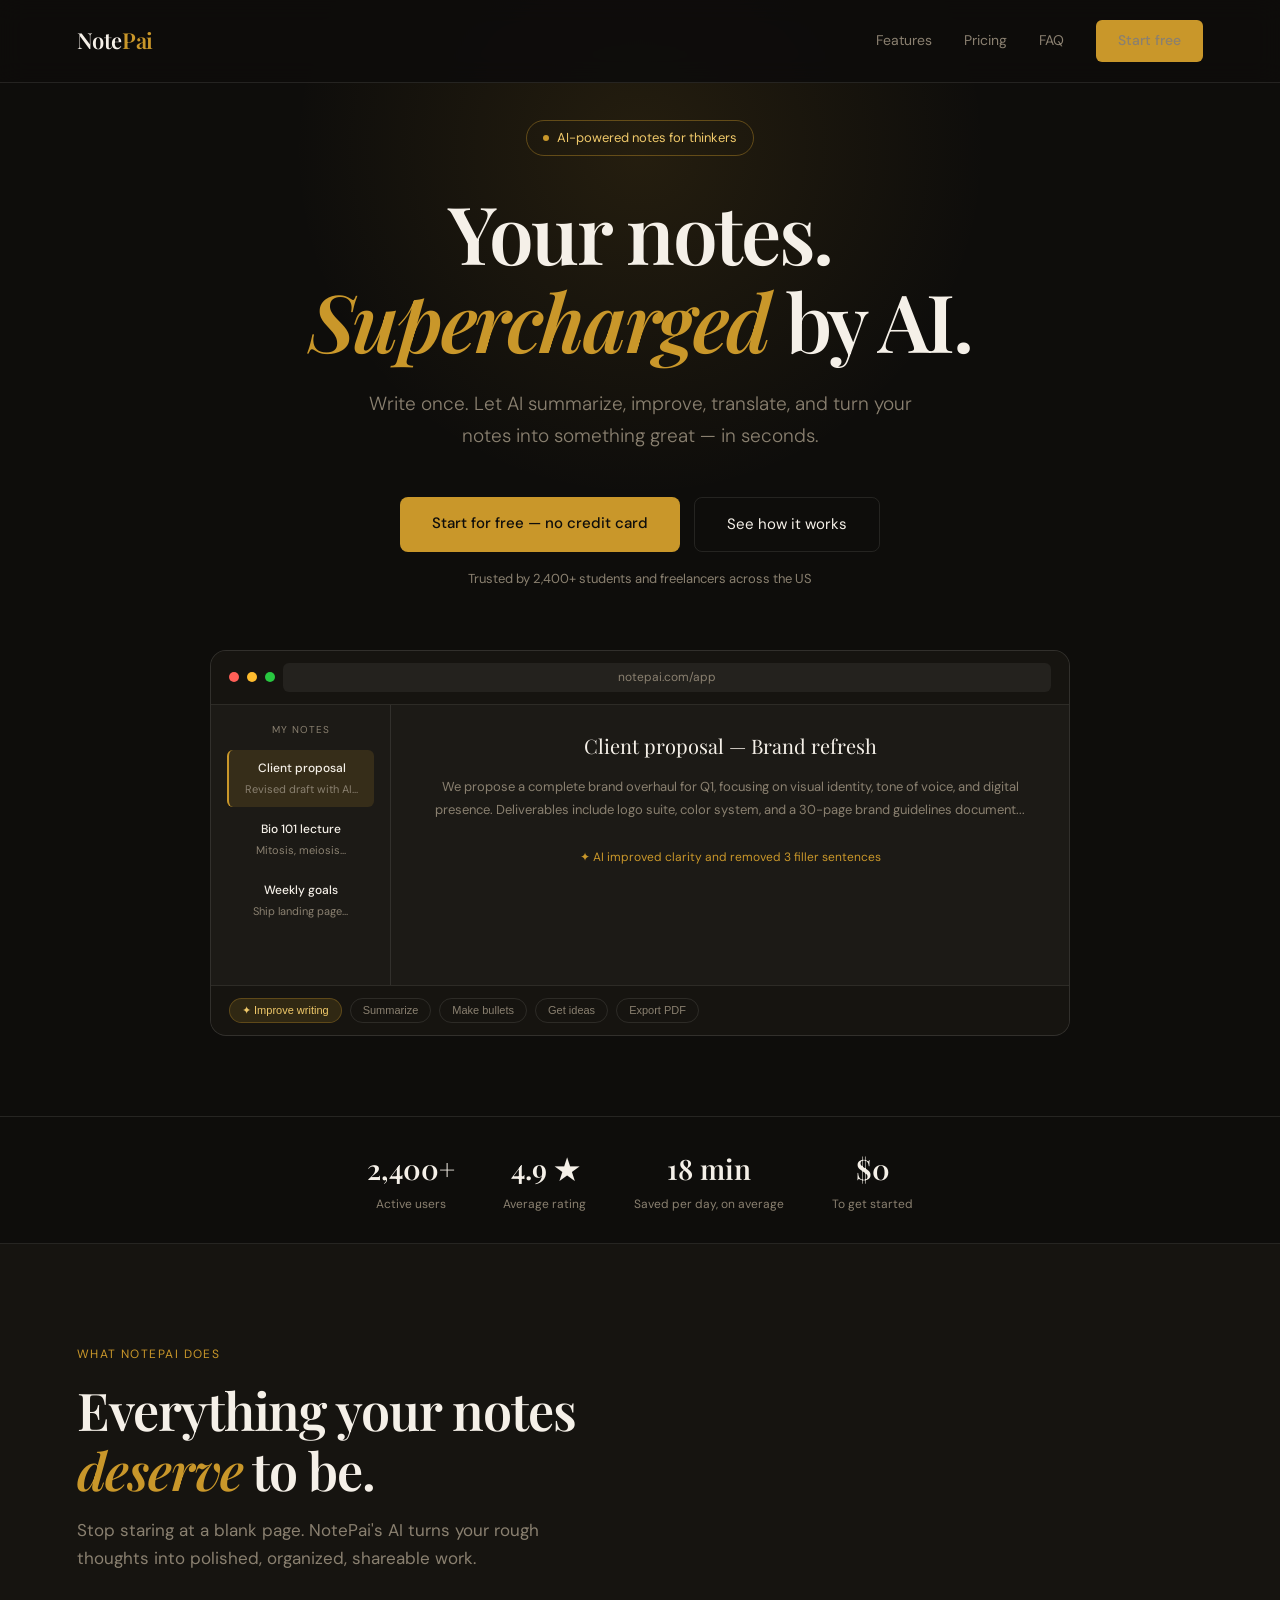
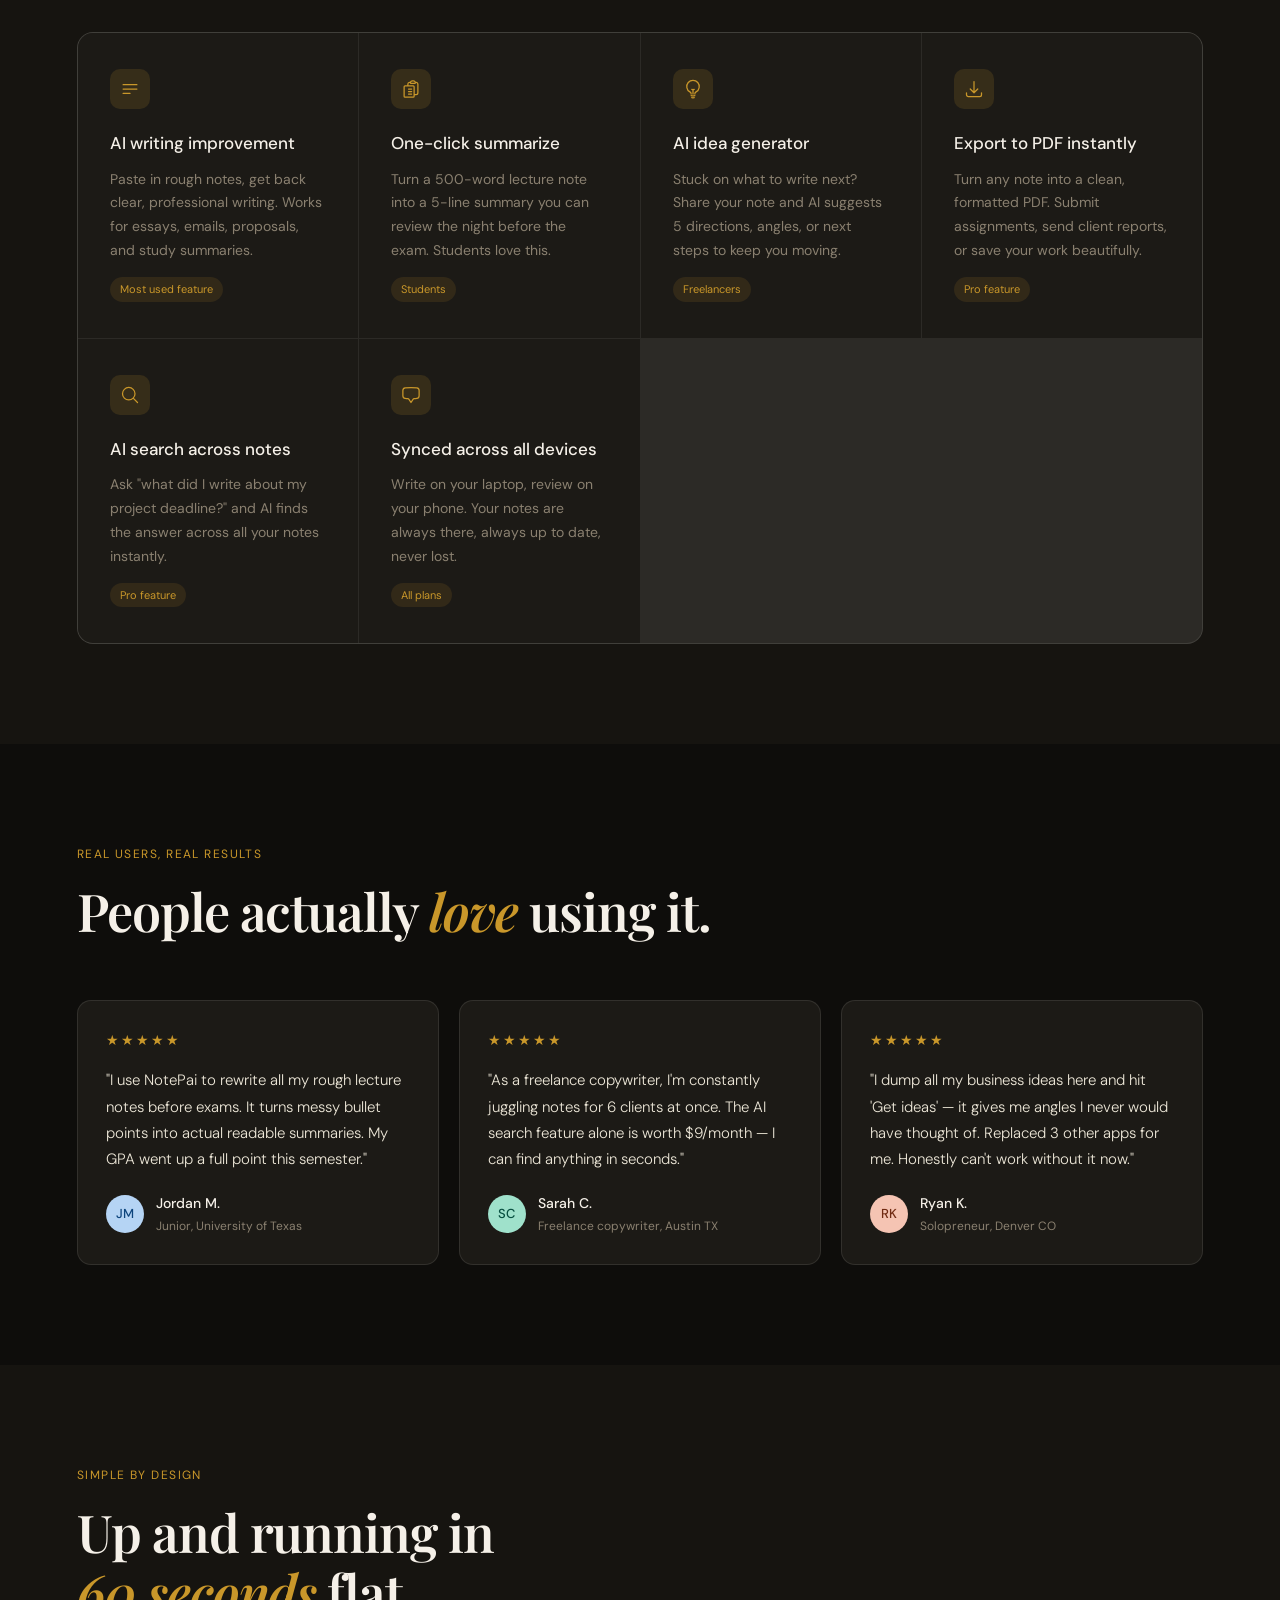
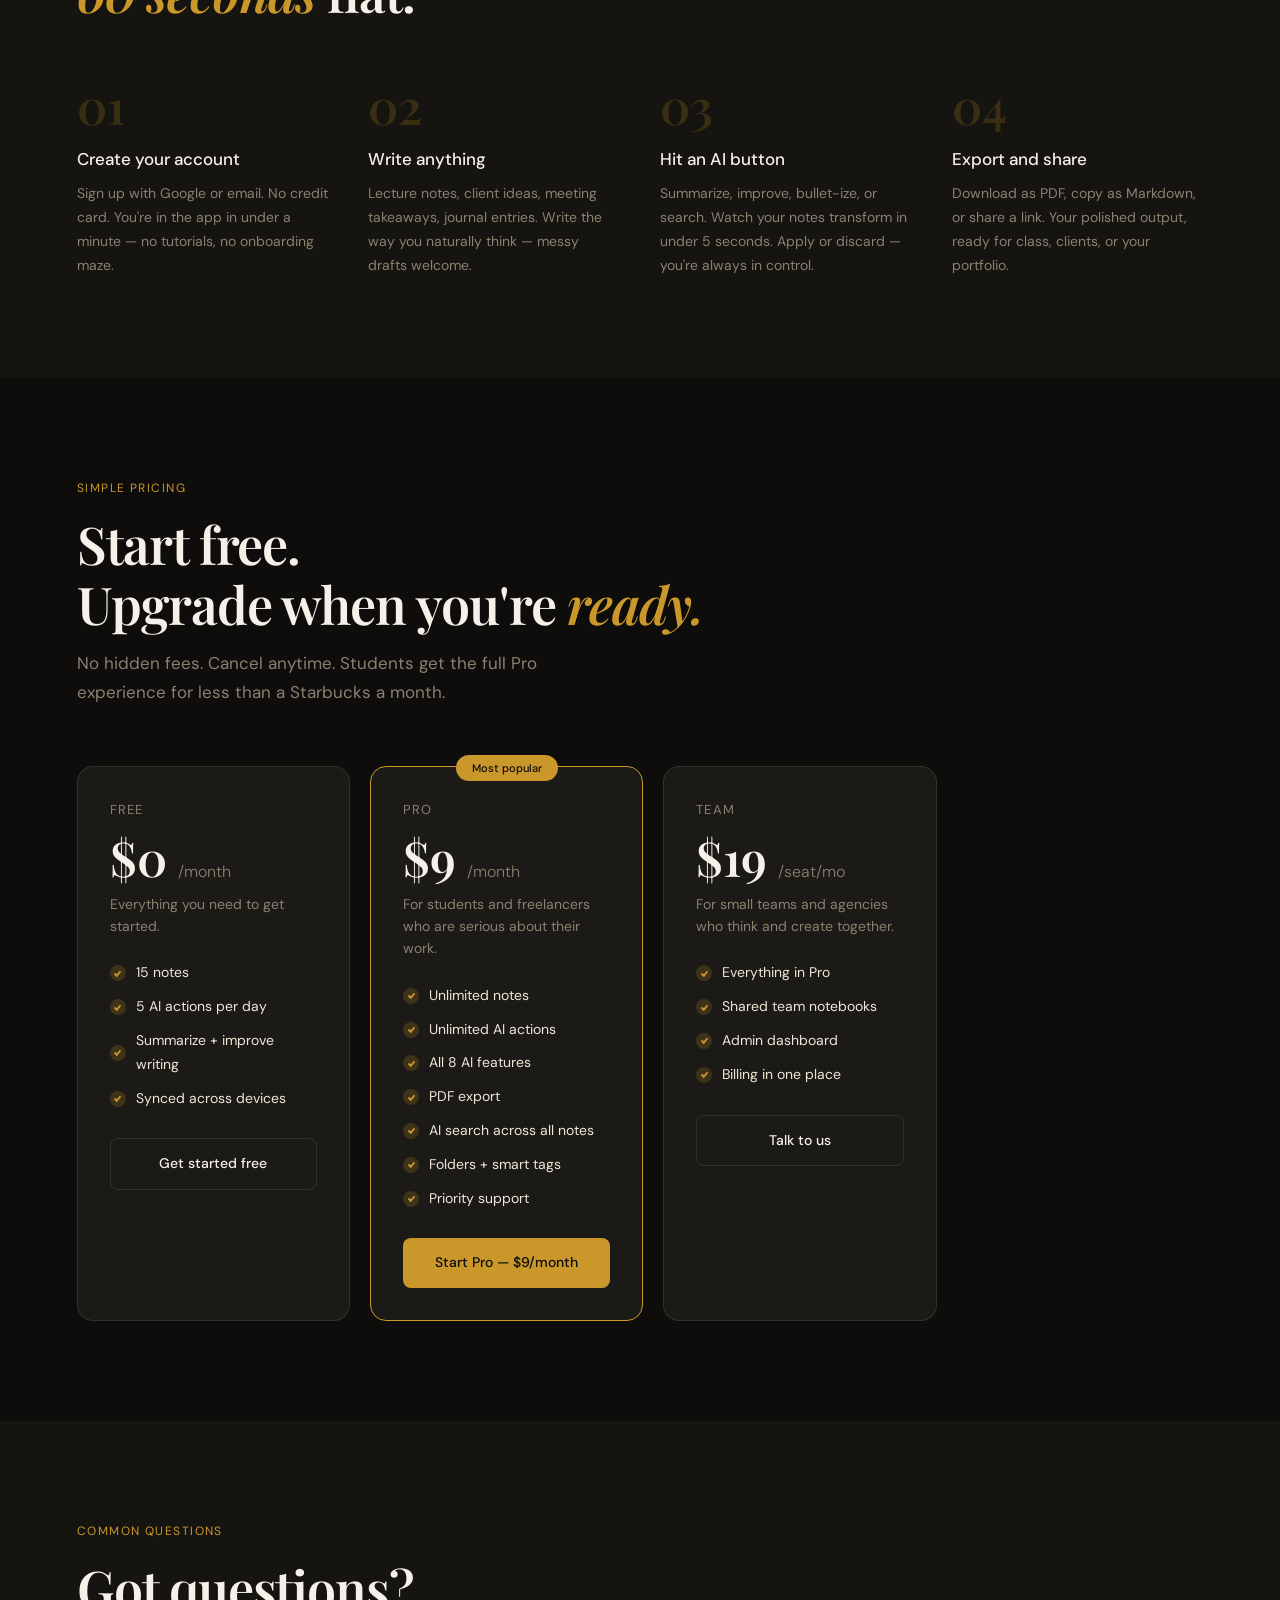
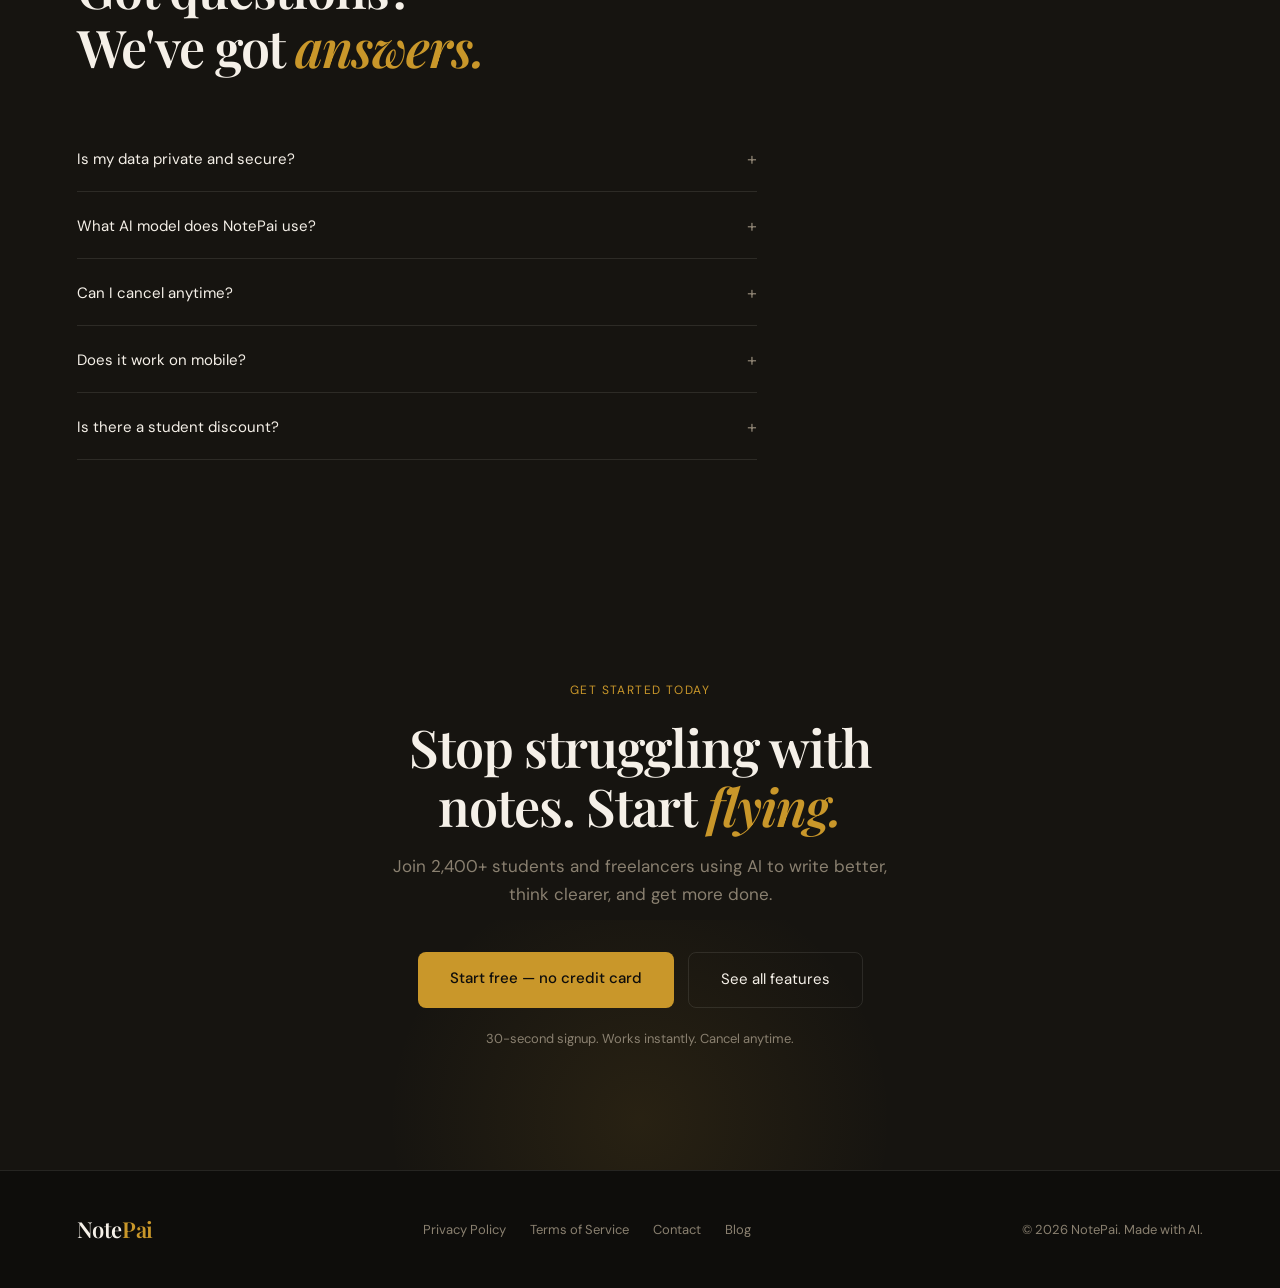
<file: index.html>
<!DOCTYPE html>
<html lang="en">
<head>
  <meta charset="UTF-8" />
  <meta name="viewport" content="width=device-width, initial-scale=1.0" />
  <title>NotePai — The AI Notepad for Students & Freelancers</title>
  <link rel="preconnect" href="https://fonts.googleapis.com" />
  <link href="https://fonts.googleapis.com/css2?family=Playfair+Display:ital,wght@0,400;0,600;1,400&family=DM+Sans:wght@300;400;500&display=swap" rel="stylesheet" />
  <link rel="stylesheet" href="style.css" />
</head>
<body>

<!-- ══════════════════════════════
     NAV
══════════════════════════════ -->
<nav>
  <a href="#" class="logo">Note<span>Pai</span></a>
  <div class="nav-links">
    <a href="#features">Features</a>
    <a href="#pricing">Pricing</a>
    <a href="#faq">FAQ</a>
    <a href="#" class="nav-cta" onclick="openAuth();return false;" id="nav-cta-btn">Start free</a>
  </div>
</nav>


<!-- ══════════════════════════════
     HERO
══════════════════════════════ -->
<section class="hero">
  <div class="hero-tag">
    <div class="hero-tag-dot"></div>
    AI-powered notes for thinkers
  </div>

  <h1>Your notes.<br><em>Supercharged</em> by AI.</h1>

  <p class="hero-sub">
    Write once. Let AI summarize, improve, translate, and turn your notes
    into something great — in seconds.
  </p>

  <div class="hero-actions">
    <a href="#" class="btn-primary" onclick="openAuth();return false;">Start for free — no credit card</a>
    <a href="#features" class="btn-ghost">See how it works</a>
  </div>

  <p class="hero-note">Trusted by 2,400+ students and freelancers across the US</p>

  <!-- App Mockup -->
  <div class="mockup-wrap">
    <div class="mockup">
      <div class="mockup-bar">
        <div class="dot-r"></div>
        <div class="dot-y"></div>
        <div class="dot-g"></div>
        <div class="mockup-url">notepai.com/app</div>
      </div>
      <div class="mockup-body">
        <div class="mockup-sidebar">
          <div class="mockup-sidebar-title">My Notes</div>
          <div class="mock-note active">
            <div class="mock-note-title">Client proposal</div>
            <div class="mock-note-prev">Revised draft with AI...</div>
          </div>
          <div class="mock-note">
            <div class="mock-note-title">Bio 101 lecture</div>
            <div class="mock-note-prev">Mitosis, meiosis...</div>
          </div>
          <div class="mock-note">
            <div class="mock-note-title">Weekly goals</div>
            <div class="mock-note-prev">Ship landing page...</div>
          </div>
        </div>
        <div class="mockup-editor">
          <div class="mock-title">Client proposal — Brand refresh</div>
          <div class="mock-text">
            We propose a complete brand overhaul for Q1, focusing on visual identity,
            tone of voice, and digital presence. Deliverables include logo suite,
            color system, and a 30-page brand guidelines document...
            <br><br>
            <span style="color:#c9972a; font-size:12px;">
              ✦ AI improved clarity and removed 3 filler sentences
            </span>
          </div>
        </div>
      </div>
      <div class="mock-ai-bar">
        <button class="mock-btn lit">✦ Improve writing</button>
        <button class="mock-btn">Summarize</button>
        <button class="mock-btn">Make bullets</button>
        <button class="mock-btn">Get ideas</button>
        <button class="mock-btn">Export PDF</button>
      </div>
    </div>
  </div>
</section>


<!-- ══════════════════════════════
     PROOF BAR
══════════════════════════════ -->
<div class="proof-bar reveal">
  <div class="proof-item">
    <div class="proof-num">2,400+</div>
    <div class="proof-label">Active users</div>
  </div>
  <div class="proof-item">
    <div class="proof-num">4.9 ★</div>
    <div class="proof-label">Average rating</div>
  </div>
  <div class="proof-item">
    <div class="proof-num">18 min</div>
    <div class="proof-label">Saved per day, on average</div>
  </div>
  <div class="proof-item">
    <div class="proof-num">$0</div>
    <div class="proof-label">To get started</div>
  </div>
</div>


<!-- ══════════════════════════════
     FEATURES
══════════════════════════════ -->
<section class="features" id="features">
  <div class="section-label reveal">What NotePai does</div>
  <h2 class="reveal">Everything your notes<br><em>deserve</em> to be.</h2>
  <p class="section-sub reveal">
    Stop staring at a blank page. NotePai's AI turns your rough thoughts
    into polished, organized, shareable work.
  </p>

  <div class="features-grid reveal">

    <div class="feat-card">
      <div class="feat-icon">
        <svg fill="none" viewBox="0 0 24 24" stroke-width="1.5">
          <path stroke-linecap="round" stroke-linejoin="round" d="M3.75 6.75h16.5M3.75 12h16.5m-16.5 5.25H12"/>
        </svg>
      </div>
      <div class="feat-title">AI writing improvement</div>
      <div class="feat-desc">
        Paste in rough notes, get back clear, professional writing.
        Works for essays, emails, proposals, and study summaries.
      </div>
      <div class="feat-tag">Most used feature</div>
    </div>

    <div class="feat-card">
      <div class="feat-icon">
        <svg fill="none" viewBox="0 0 24 24" stroke-width="1.5">
          <path stroke-linecap="round" stroke-linejoin="round" d="M9 12h3.75M9 15h3.75M9 18h3.75m3 .75H18a2.25 2.25 0 0 0 2.25-2.25V6.108c0-1.135-.845-2.098-1.976-2.192a48.424 48.424 0 0 0-1.123-.08m-5.801 0c-.065.21-.1.433-.1.664 0 .414.336.75.75.75h4.5a.75.75 0 0 0 .75-.75 2.25 2.25 0 0 0-.1-.664m-5.8 0A2.251 2.251 0 0 1 13.5 2.25H15c1.012 0 1.867.668 2.15 1.586m-5.8 0c-.376.023-.75.05-1.124.08C9.095 4.01 8.25 4.973 8.25 6.108V8.25m0 0H4.875c-.621 0-1.125.504-1.125 1.125v11.25c0 .621.504 1.125 1.125 1.125h9.75c.621 0 1.125-.504 1.125-1.125V9.375c0-.621-.504-1.125-1.125-1.125H8.25Z"/>
        </svg>
      </div>
      <div class="feat-title">One-click summarize</div>
      <div class="feat-desc">
        Turn a 500-word lecture note into a 5-line summary you can review
        the night before the exam. Students love this.
      </div>
      <div class="feat-tag">Students</div>
    </div>

    <div class="feat-card">
      <div class="feat-icon">
        <svg fill="none" viewBox="0 0 24 24" stroke-width="1.5">
          <path stroke-linecap="round" stroke-linejoin="round" d="M12 18v-5.25m0 0a6.01 6.01 0 0 0 1.5-.189m-1.5.189a6.01 6.01 0 0 1-1.5-.189m3.75 7.478a12.06 12.06 0 0 1-4.5 0m3.75 2.383a14.406 14.406 0 0 1-3 0M14.25 18v-.192c0-.983.658-1.823 1.508-2.316a7.5 7.5 0 1 0-7.517 0c.85.493 1.509 1.333 1.509 2.316V18"/>
        </svg>
      </div>
      <div class="feat-title">AI idea generator</div>
      <div class="feat-desc">
        Stuck on what to write next? Share your note and AI suggests 5
        directions, angles, or next steps to keep you moving.
      </div>
      <div class="feat-tag">Freelancers</div>
    </div>

    <div class="feat-card">
      <div class="feat-icon">
        <svg fill="none" viewBox="0 0 24 24" stroke-width="1.5">
          <path stroke-linecap="round" stroke-linejoin="round" d="M3 16.5v2.25A2.25 2.25 0 0 0 5.25 21h13.5A2.25 2.25 0 0 0 21 18.75V16.5M16.5 12 12 16.5m0 0L7.5 12m4.5 4.5V3"/>
        </svg>
      </div>
      <div class="feat-title">Export to PDF instantly</div>
      <div class="feat-desc">
        Turn any note into a clean, formatted PDF. Submit assignments,
        send client reports, or save your work beautifully.
      </div>
      <div class="feat-tag">Pro feature</div>
    </div>

    <div class="feat-card">
      <div class="feat-icon">
        <svg fill="none" viewBox="0 0 24 24" stroke-width="1.5">
          <path stroke-linecap="round" stroke-linejoin="round" d="m21 21-5.197-5.197m0 0A7.5 7.5 0 1 0 5.196 5.196a7.5 7.5 0 0 0 10.607 10.607Z"/>
        </svg>
      </div>
      <div class="feat-title">AI search across notes</div>
      <div class="feat-desc">
        Ask "what did I write about my project deadline?" and AI finds
        the answer across all your notes instantly.
      </div>
      <div class="feat-tag">Pro feature</div>
    </div>

    <div class="feat-card">
      <div class="feat-icon">
        <svg fill="none" viewBox="0 0 24 24" stroke-width="1.5">
          <path stroke-linecap="round" stroke-linejoin="round" d="M2.25 12.76c0 1.6 1.123 2.994 2.707 3.227 1.068.157 2.148.279 3.238.364.466.037.893.281 1.153.671L12 21l2.652-3.978c.26-.39.687-.634 1.153-.67 1.09-.086 2.17-.208 3.238-.365 1.584-.233 2.707-1.626 2.707-3.228V6.741c0-1.602-1.123-2.995-2.707-3.228A48.394 48.394 0 0 0 12 3c-2.392 0-4.744.175-7.043.513C3.373 3.746 2.25 5.14 2.25 6.741v6.018Z"/>
        </svg>
      </div>
      <div class="feat-title">Synced across all devices</div>
      <div class="feat-desc">
        Write on your laptop, review on your phone. Your notes are always
        there, always up to date, never lost.
      </div>
      <div class="feat-tag">All plans</div>
    </div>

  </div>
</section>


<!-- ══════════════════════════════
     TESTIMONIALS
══════════════════════════════ -->
<section id="testimonials">
  <div class="section-label reveal">Real users, real results</div>
  <h2 class="reveal">People actually <em>love</em> using it.</h2>

  <div class="testi-grid reveal">

    <div class="testi-card">
      <div class="stars">★★★★★</div>
      <div class="testi-text">
        "I use NotePai to rewrite all my rough lecture notes before exams.
        It turns messy bullet points into actual readable summaries.
        My GPA went up a full point this semester."
      </div>
      <div class="testi-author">
        <div class="testi-avatar" style="background:#B5D4F4; color:#0C447C;">JM</div>
        <div>
          <div class="testi-name">Jordan M.</div>
          <div class="testi-role">Junior, University of Texas</div>
        </div>
      </div>
    </div>

    <div class="testi-card">
      <div class="stars">★★★★★</div>
      <div class="testi-text">
        "As a freelance copywriter, I'm constantly juggling notes for 6 clients
        at once. The AI search feature alone is worth $9/month — I can find
        anything in seconds."
      </div>
      <div class="testi-author">
        <div class="testi-avatar" style="background:#9FE1CB; color:#085041;">SC</div>
        <div>
          <div class="testi-name">Sarah C.</div>
          <div class="testi-role">Freelance copywriter, Austin TX</div>
        </div>
      </div>
    </div>

    <div class="testi-card">
      <div class="stars">★★★★★</div>
      <div class="testi-text">
        "I dump all my business ideas here and hit 'Get ideas' — it gives me
        angles I never would have thought of. Replaced 3 other apps for me.
        Honestly can't work without it now."
      </div>
      <div class="testi-author">
        <div class="testi-avatar" style="background:#F5C4B3; color:#712B13;">RK</div>
        <div>
          <div class="testi-name">Ryan K.</div>
          <div class="testi-role">Solopreneur, Denver CO</div>
        </div>
      </div>
    </div>

  </div>
</section>


<!-- ══════════════════════════════
     HOW IT WORKS
══════════════════════════════ -->
<section class="how" id="how">
  <div class="section-label reveal">Simple by design</div>
  <h2 class="reveal">Up and running in<br><em>60 seconds</em> flat.</h2>

  <div class="steps-grid reveal">
    <div class="step-card">
      <div class="step-num">01</div>
      <div class="step-title">Create your account</div>
      <div class="step-desc">
        Sign up with Google or email. No credit card. You're in the app in
        under a minute — no tutorials, no onboarding maze.
      </div>
    </div>
    <div class="step-card">
      <div class="step-num">02</div>
      <div class="step-title">Write anything</div>
      <div class="step-desc">
        Lecture notes, client ideas, meeting takeaways, journal entries.
        Write the way you naturally think — messy drafts welcome.
      </div>
    </div>
    <div class="step-card">
      <div class="step-num">03</div>
      <div class="step-title">Hit an AI button</div>
      <div class="step-desc">
        Summarize, improve, bullet-ize, or search. Watch your notes
        transform in under 5 seconds. Apply or discard — you're always in control.
      </div>
    </div>
    <div class="step-card">
      <div class="step-num">04</div>
      <div class="step-title">Export and share</div>
      <div class="step-desc">
        Download as PDF, copy as Markdown, or share a link. Your polished
        output, ready for class, clients, or your portfolio.
      </div>
    </div>
  </div>
</section>


<!-- ══════════════════════════════
     PRICING
══════════════════════════════ -->
<section id="pricing">
  <div class="section-label reveal">Simple pricing</div>
  <h2 class="reveal">Start free.<br>Upgrade when you're <em>ready.</em></h2>
  <p class="section-sub reveal">
    No hidden fees. Cancel anytime. Students get the full Pro experience
    for less than a Starbucks a month.
  </p>

  <div class="pricing-grid reveal">

    <!-- Free -->
    <div class="price-card">
      <div class="price-name">Free</div>
      <div class="price-val">$0 <span>/month</span></div>
      <div class="price-desc">Everything you need to get started.</div>
      <div class="price-feats">
        <div class="price-feat"><div class="check"><svg fill="none" stroke-width="2.5" viewBox="0 0 12 12"><polyline points="2,6 5,9 10,3"/></svg></div>15 notes</div>
        <div class="price-feat"><div class="check"><svg fill="none" stroke-width="2.5" viewBox="0 0 12 12"><polyline points="2,6 5,9 10,3"/></svg></div>5 AI actions per day</div>
        <div class="price-feat"><div class="check"><svg fill="none" stroke-width="2.5" viewBox="0 0 12 12"><polyline points="2,6 5,9 10,3"/></svg></div>Summarize + improve writing</div>
        <div class="price-feat"><div class="check"><svg fill="none" stroke-width="2.5" viewBox="0 0 12 12"><polyline points="2,6 5,9 10,3"/></svg></div>Synced across devices</div>
      </div>
      <a href="#" class="price-btn outline" onclick="openAuth();return false;">Get started free</a>
    </div>

    <!-- Pro (featured) -->
    <div class="price-card featured">
      <div class="featured-badge">Most popular</div>
      <div class="price-name">Pro</div>
      <div class="price-val">$9 <span>/month</span></div>
      <div class="price-desc">For students and freelancers who are serious about their work.</div>
      <div class="price-feats">
        <div class="price-feat"><div class="check"><svg fill="none" stroke-width="2.5" viewBox="0 0 12 12"><polyline points="2,6 5,9 10,3"/></svg></div>Unlimited notes</div>
        <div class="price-feat"><div class="check"><svg fill="none" stroke-width="2.5" viewBox="0 0 12 12"><polyline points="2,6 5,9 10,3"/></svg></div>Unlimited AI actions</div>
        <div class="price-feat"><div class="check"><svg fill="none" stroke-width="2.5" viewBox="0 0 12 12"><polyline points="2,6 5,9 10,3"/></svg></div>All 8 AI features</div>
        <div class="price-feat"><div class="check"><svg fill="none" stroke-width="2.5" viewBox="0 0 12 12"><polyline points="2,6 5,9 10,3"/></svg></div>PDF export</div>
        <div class="price-feat"><div class="check"><svg fill="none" stroke-width="2.5" viewBox="0 0 12 12"><polyline points="2,6 5,9 10,3"/></svg></div>AI search across all notes</div>
        <div class="price-feat"><div class="check"><svg fill="none" stroke-width="2.5" viewBox="0 0 12 12"><polyline points="2,6 5,9 10,3"/></svg></div>Folders + smart tags</div>
        <div class="price-feat"><div class="check"><svg fill="none" stroke-width="2.5" viewBox="0 0 12 12"><polyline points="2,6 5,9 10,3"/></svg></div>Priority support</div>
      </div>
      <a href="#" class="price-btn solid" onclick="openAuth('pro');return false;">Start Pro — $9/month</a>
    </div>

    <!-- Team -->
    <div class="price-card">
      <div class="price-name">Team</div>
      <div class="price-val">$19 <span>/seat/mo</span></div>
      <div class="price-desc">For small teams and agencies who think and create together.</div>
      <div class="price-feats">
        <div class="price-feat"><div class="check"><svg fill="none" stroke-width="2.5" viewBox="0 0 12 12"><polyline points="2,6 5,9 10,3"/></svg></div>Everything in Pro</div>
        <div class="price-feat"><div class="check"><svg fill="none" stroke-width="2.5" viewBox="0 0 12 12"><polyline points="2,6 5,9 10,3"/></svg></div>Shared team notebooks</div>
        <div class="price-feat"><div class="check"><svg fill="none" stroke-width="2.5" viewBox="0 0 12 12"><polyline points="2,6 5,9 10,3"/></svg></div>Admin dashboard</div>
        <div class="price-feat"><div class="check"><svg fill="none" stroke-width="2.5" viewBox="0 0 12 12"><polyline points="2,6 5,9 10,3"/></svg></div>Billing in one place</div>
      </div>
      <a href="#" class="price-btn outline">Talk to us</a>
    </div>

  </div>
</section>


<!-- ══════════════════════════════
     FAQ
══════════════════════════════ -->
<section class="features" id="faq">
  <div class="section-label reveal">Common questions</div>
  <h2 class="reveal">Got questions?<br>We've got <em>answers.</em></h2>

  <div class="faq-list reveal">

    <div class="faq-item">
      <button class="faq-q" onclick="toggleFaq(this)">
        Is my data private and secure?
        <span class="faq-arrow">+</span>
      </button>
      <div class="faq-a">
        Yes. Your notes are encrypted at rest and in transit. We never sell your
        data or use your notes to train AI models. You own everything you write.
        We're GDPR and CCPA compliant.
      </div>
    </div>

    <div class="faq-item">
      <button class="faq-q" onclick="toggleFaq(this)">
        What AI model does NotePai use?
        <span class="faq-arrow">+</span>
      </button>
      <div class="faq-a">
        Free users get Google Gemini Flash — fast and capable. Pro users get
        access to Claude (Anthropic) for higher-quality writing improvement and
        more nuanced responses. You can switch between models in settings.
      </div>
    </div>

    <div class="faq-item">
      <button class="faq-q" onclick="toggleFaq(this)">
        Can I cancel anytime?
        <span class="faq-arrow">+</span>
      </button>
      <div class="faq-a">
        Absolutely. Cancel from your account settings in one click — no emails,
        no phone calls, no hoops. Your notes stay accessible on the free plan
        even after you cancel.
      </div>
    </div>

    <div class="faq-item">
      <button class="faq-q" onclick="toggleFaq(this)">
        Does it work on mobile?
        <span class="faq-arrow">+</span>
      </button>
      <div class="faq-a">
        NotePai works beautifully in any mobile browser — no app download needed.
        A native iOS and Android app is on the roadmap for Q3 2026.
      </div>
    </div>

    <div class="faq-item">
      <button class="faq-q" onclick="toggleFaq(this)">
        Is there a student discount?
        <span class="faq-arrow">+</span>
      </button>
      <div class="faq-a">
        Yes! Students with a .edu email get 30% off Pro — just $6.30/month.
        Email us at hello@notepai.com with your student email to claim it.
      </div>
    </div>

  </div>
</section>


<!-- ══════════════════════════════
     FINAL CTA
══════════════════════════════ -->
<section class="cta-section">
  <div class="section-label reveal">Get started today</div>
  <h2 style="margin: 0 auto;" class="reveal">
    Stop struggling with<br>notes. Start <em>flying.</em>
  </h2>
  <p class="section-sub reveal" style="margin: 16px auto 44px;">
    Join 2,400+ students and freelancers using AI to write better,
    think clearer, and get more done.
  </p>
  <div class="hero-actions reveal">
    <a href="#" class="btn-primary" onclick="openAuth();return false;">Start free — no credit card</a>
    <a href="#features" class="btn-ghost">See all features</a>
  </div>
  <p class="hero-note reveal" style="margin-top: 20px;">
    30-second signup. Works instantly. Cancel anytime.
  </p>
</section>


<!-- ══════════════════════════════
     FOOTER
══════════════════════════════ -->
<footer>
  <a href="#" class="logo">Note<span>Pai</span></a>
  <div class="footer-links">
    <a href="#">Privacy Policy</a>
    <a href="#">Terms of Service</a>
    <a href="#">Contact</a>
    <a href="#">Blog</a>
  </div>
  <div class="footer-copy">© 2026 NotePai. Made with AI.</div>
</footer>

<script src="script.js"></script>

<!-- ══════════════════════════════
     AUTH MODAL STYLES
══════════════════════════════ -->
<style>
/* Overlay backdrop */
#auth-overlay {
  display: none;
  position: fixed;
  inset: 0;
  background: rgba(0,0,0,0.75);
  z-index: 1000;
  align-items: center;
  justify-content: center;
  padding: 20px;
  backdrop-filter: blur(4px);
}
#auth-overlay.open {
  display: flex;
  animation: fadeIn 0.2s ease;
}

/* Modal card */
#auth-modal {
  background: #1c1a16;
  border: 1px solid rgba(201,151,42,0.25);
  border-radius: 20px;
  padding: 40px 36px;
  width: 100%;
  max-width: 420px;
  position: relative;
  animation: slideUp 0.25s ease;
}

/* Close button */
#auth-close {
  position: absolute;
  top: 16px; right: 18px;
  background: none; border: none;
  color: #8a8070; font-size: 22px;
  cursor: pointer; line-height: 1;
  transition: color 0.2s;
}
#auth-close:hover { color: #f5f0e8; }

/* Logo inside modal */
.auth-logo {
  font-family: 'Playfair Display', serif;
  font-size: 22px; font-weight: 600;
  color: #f5f0e8; text-align: center;
  display: block; margin-bottom: 28px;
  text-decoration: none;
}
.auth-logo span { color: #c9972a; }

/* Title */
.auth-title {
  font-family: 'Playfair Display', serif;
  font-size: 26px; font-weight: 600;
  color: #f5f0e8; text-align: center;
  margin-bottom: 6px;
}
.auth-sub {
  font-size: 14px; color: #8a8070;
  text-align: center; margin-bottom: 28px;
}

/* Plan badge (shows when clicking Pro) */
#auth-plan-badge {
  display: none;
  background: rgba(201,151,42,0.15);
  border: 1px solid rgba(201,151,42,0.35);
  border-radius: 8px; padding: 10px 14px;
  margin-bottom: 20px;
  font-size: 13px; color: #f0c96a;
  text-align: center;
}
#auth-plan-badge.show { display: block; }

/* Error box */
#auth-error {
  display: none;
  background: rgba(226,75,74,0.12);
  border: 1px solid rgba(226,75,74,0.3);
  border-radius: 8px; padding: 10px 14px;
  font-size: 13px; color: #f09595;
  margin-bottom: 16px; line-height: 1.5;
}
#auth-error.show { display: block; }

/* Fields */
.auth-field { margin-bottom: 14px; }
.auth-field label {
  display: block; font-size: 13px;
  color: #8a8070; margin-bottom: 5px;
}
.auth-field input {
  width: 100%;
  background: rgba(245,240,232,0.06);
  border: 1px solid rgba(245,240,232,0.12);
  border-radius: 9px;
  padding: 12px 14px;
  font-size: 14px; color: #f5f0e8;
  font-family: 'DM Sans', sans-serif;
  outline: none;
  transition: border-color 0.2s;
}
.auth-field input:focus {
  border-color: rgba(201,151,42,0.55);
}
.auth-field input::placeholder { color: #5a5248; }

/* Name field — hidden by default */
#auth-name-field { display: none; }
#auth-name-field.show { display: block; }

/* Submit button */
#auth-submit {
  width: 100%;
  background: #c9972a; color: #0e0d0b;
  border: none; border-radius: 9px;
  padding: 14px; margin-top: 6px;
  font-size: 15px; font-weight: 500;
  font-family: 'DM Sans', sans-serif;
  cursor: pointer;
  transition: background 0.2s, transform 0.1s;
}
#auth-submit:hover { background: #f0c96a; }
#auth-submit:active { transform: scale(0.98); }
#auth-submit:disabled { opacity: 0.6; cursor: not-allowed; }

/* Toggle link */
.auth-toggle {
  text-align: center;
  font-size: 13px; color: #8a8070;
  margin-top: 18px;
}
.auth-toggle a {
  color: #c9972a; cursor: pointer;
  text-decoration: none;
}
.auth-toggle a:hover { color: #f0c96a; }

/* Divider */
.auth-divider {
  display: flex; align-items: center;
  gap: 12px; margin: 18px 0;
}
.auth-divider hr {
  flex: 1; border: none;
  border-top: 1px solid rgba(245,240,232,0.1);
}
.auth-divider span {
  font-size: 12px; color: #5a5248;
}

/* Google button */
#auth-google {
  width: 100%;
  background: rgba(245,240,232,0.06);
  border: 1px solid rgba(245,240,232,0.12);
  border-radius: 9px; padding: 12px;
  font-size: 14px; color: #f5f0e8;
  font-family: 'DM Sans', sans-serif;
  cursor: pointer; display: flex;
  align-items: center; justify-content: center;
  gap: 10px; transition: background 0.2s;
}
#auth-google:hover { background: rgba(245,240,232,0.1); }
#auth-google svg { flex-shrink: 0; }

/* Spinner */
.auth-spinner {
  display: inline-block;
  width: 14px; height: 14px;
  border: 2px solid rgba(14,13,11,0.3);
  border-top-color: #0e0d0b;
  border-radius: 50%;
  animation: spin 0.6s linear infinite;
  vertical-align: middle; margin-right: 6px;
}

/* Success state */
#auth-success {
  display: none; text-align: center; padding: 10px 0;
}
#auth-success.show { display: block; }
.auth-success-icon {
  font-size: 48px; margin-bottom: 16px;
  color: #1D9E75;
}
.auth-success-title {
  font-family: 'Playfair Display', serif;
  font-size: 22px; color: #f5f0e8; margin-bottom: 8px;
}
.auth-success-sub {
  font-size: 14px; color: #8a8070; line-height: 1.6;
}

@keyframes fadeIn  { from{opacity:0} to{opacity:1} }
@keyframes slideUp { from{opacity:0;transform:translateY(24px)} to{opacity:1;transform:translateY(0)} }
@keyframes spin    { to{transform:rotate(360deg)} }
</style>

<!-- ══════════════════════════════
     AUTH MODAL HTML
══════════════════════════════ -->
<div id="auth-overlay" onclick="handleOverlayClick(event)">
  <div id="auth-modal">

    <button id="auth-close" onclick="closeAuth()" aria-label="Close">&#x2715;</button>

    <a href="#" class="auth-logo">Note<span>Pai</span></a>

    <!-- Plan badge (shown when clicking Pro button) -->
    <div id="auth-plan-badge">
      ✦ You selected <strong>Pro plan — $9/month</strong>. Create your account to continue.
    </div>

    <!-- Error message -->
    <div id="auth-error"></div>

    <!-- Form section -->
    <div id="auth-form-section">
      <div class="auth-title" id="auth-title">Welcome back</div>
      <div class="auth-sub" id="auth-sub">Sign in to your NotePai account</div>

      <!-- Google login -->
      <button id="auth-google" onclick="googleLogin()">
        <svg width="18" height="18" viewBox="0 0 24 24">
          <path fill="#4285F4" d="M22.56 12.25c0-.78-.07-1.53-.2-2.25H12v4.26h5.92c-.26 1.37-1.04 2.53-2.21 3.31v2.77h3.57c2.08-1.92 3.28-4.74 3.28-8.09z"/>
          <path fill="#34A853" d="M12 23c2.97 0 5.46-.98 7.28-2.66l-3.57-2.77c-.98.66-2.23 1.06-3.71 1.06-2.86 0-5.29-1.93-6.16-4.53H2.18v2.84C3.99 20.53 7.7 23 12 23z"/>
          <path fill="#FBBC05" d="M5.84 14.09c-.22-.66-.35-1.36-.35-2.09s.13-1.43.35-2.09V7.07H2.18C1.43 8.55 1 10.22 1 12s.43 3.45 1.18 4.93l2.85-2.22.81-.62z"/>
          <path fill="#EA4335" d="M12 5.38c1.62 0 3.06.56 4.21 1.64l3.15-3.15C17.45 2.09 14.97 1 12 1 7.7 1 3.99 3.47 2.18 7.07l3.66 2.84c.87-2.6 3.3-4.53 6.16-4.53z"/>
        </svg>
        Continue with Google
      </button>

      <div class="auth-divider">
        <hr><span>or continue with email</span><hr>
      </div>

      <!-- Name field (signup only) -->
      <div class="auth-field" id="auth-name-field">
        <label>Your full name</label>
        <input type="text" id="auth-name" placeholder="e.g. Jordan Smith" autocomplete="name"/>
      </div>

      <!-- Email -->
      <div class="auth-field">
        <label>Email address</label>
        <input type="email" id="auth-email" placeholder="you@email.com" autocomplete="email"/>
      </div>

      <!-- Password -->
      <div class="auth-field">
        <label>Password</label>
        <input type="password" id="auth-password" placeholder="Minimum 6 characters" autocomplete="current-password"/>
      </div>

      <button id="auth-submit" onclick="handleAuthSubmit()">Sign in</button>

      <div class="auth-toggle">
        <span id="auth-toggle-text">Don't have an account?</span>
        <a onclick="toggleAuthMode()" id="auth-toggle-link">Create one free</a>
      </div>
    </div>

    <!-- Success screen (shown after signup/login) -->
    <div id="auth-success">
      <div class="auth-success-icon">✓</div>
      <div class="auth-success-title" id="auth-success-title">You're in!</div>
      <div class="auth-success-sub" id="auth-success-sub">Taking you to your notes...</div>
    </div>

  </div>
</div>

<!-- ══════════════════════════════
     AUTH MODAL JAVASCRIPT
══════════════════════════════ -->
<script>
const API_URL = 'http://localhost:3001/api';
let authMode = 'login'; // 'login' or 'signup'
let selectedPlan = null;

/* ── Open modal ── */
function openAuth(plan) {
  selectedPlan = plan || null;
  document.getElementById('auth-overlay').classList.add('open');
  document.body.style.overflow = 'hidden';

  // Show plan badge if pro was clicked
  const badge = document.getElementById('auth-plan-badge');
  if (plan === 'pro') {
    badge.classList.add('show');
    // Auto switch to signup mode for pro
    if (authMode === 'login') toggleAuthMode();
  } else {
    badge.classList.remove('show');
  }

  // Focus email field
  setTimeout(() => document.getElementById('auth-email').focus(), 300);
}

/* ── Close modal ── */
function closeAuth() {
  document.getElementById('auth-overlay').classList.remove('open');
  document.body.style.overflow = '';
  clearAuthError();
  resetAuthForm();
}

/* ── Close on backdrop click ── */
function handleOverlayClick(e) {
  if (e.target === document.getElementById('auth-overlay')) closeAuth();
}

/* ── Close on Escape key ── */
document.addEventListener('keydown', (e) => {
  if (e.key === 'Escape') closeAuth();
  if (e.key === 'Enter' && document.getElementById('auth-overlay').classList.contains('open')) {
    handleAuthSubmit();
  }
});

/* ── Toggle between login and signup ── */
function toggleAuthMode() {
  authMode = authMode === 'login' ? 'signup' : 'login';
  const isSignup = authMode === 'signup';

  document.getElementById('auth-title').textContent    = isSignup ? 'Create account' : 'Welcome back';
  document.getElementById('auth-sub').textContent      = isSignup ? 'Start free — no credit card needed' : 'Sign in to your NotePai account';
  document.getElementById('auth-submit').textContent   = isSignup ? 'Create my account' : 'Sign in';
  document.getElementById('auth-toggle-text').textContent = isSignup ? 'Already have an account?' : "Don't have an account?";
  document.getElementById('auth-toggle-link').textContent  = isSignup ? 'Sign in instead' : 'Create one free';
  document.getElementById('auth-name-field').classList.toggle('show', isSignup);
  document.getElementById('auth-password').placeholder = isSignup ? 'Minimum 6 characters' : 'Your password';
  document.getElementById('auth-password').autocomplete = isSignup ? 'new-password' : 'current-password';

  clearAuthError();
}

/* ── Show / hide error ── */
function showAuthError(msg) {
  const el = document.getElementById('auth-error');
  el.textContent = msg;
  el.classList.add('show');
}
function clearAuthError() {
  document.getElementById('auth-error').classList.remove('show');
}

/* ── Reset form ── */
function resetAuthForm() {
  document.getElementById('auth-name').value     = '';
  document.getElementById('auth-email').value    = '';
  document.getElementById('auth-password').value = '';
  document.getElementById('auth-submit').disabled = false;
  document.getElementById('auth-submit').textContent = authMode === 'signup' ? 'Create my account' : 'Sign in';
  document.getElementById('auth-success').classList.remove('show');
  document.getElementById('auth-form-section').style.display = 'block';
  clearAuthError();
}

/* ── Show success screen ── */
function showAuthSuccess(name) {
  document.getElementById('auth-form-section').style.display = 'none';
  const success = document.getElementById('auth-success');
  document.getElementById('auth-success-title').textContent = `Welcome, ${name.split(' ')[0]}! 🎉`;
  document.getElementById('auth-success-sub').textContent   = 'Your account is ready. Taking you to your notes...';
  success.classList.add('show');
}

/* ── Google login (placeholder) ── */
function googleLogin() {
  showAuthError('Google login coming soon! Please use email signup for now.');
}

/* ── Main submit handler ── */
async function handleAuthSubmit() {
  clearAuthError();

  const email    = document.getElementById('auth-email').value.trim();
  const password = document.getElementById('auth-password').value;
  const name     = document.getElementById('auth-name').value.trim();
  const btn      = document.getElementById('auth-submit');

  // Basic validation
  if (!email)    return showAuthError('Please enter your email address.');
  if (!password) return showAuthError('Please enter your password.');
  if (authMode === 'signup' && !name) return showAuthError('Please enter your name.');
  if (password.length < 6) return showAuthError('Password must be at least 6 characters.');

  // Loading state
  btn.disabled = true;
  btn.innerHTML = `<span class="auth-spinner"></span>${authMode === 'signup' ? 'Creating account...' : 'Signing in...'}`;

  try {
    const endpoint = authMode === 'signup' ? '/auth/signup' : '/auth/login';
    const body     = authMode === 'signup'
      ? { name, email, password }
      : { email, password };

    const res  = await fetch(API_URL + endpoint, {
      method: 'POST',
      headers: { 'Content-Type': 'application/json' },
      body: JSON.stringify(body)
    });
    const data = await res.json();

    if (!res.ok) {
      showAuthError(data.error || 'Something went wrong. Please try again.');
      btn.disabled = false;
      btn.textContent = authMode === 'signup' ? 'Create my account' : 'Sign in';
      return;
    }

    // Save token
    localStorage.setItem('notepaiai_token', data.token);

    // Show success
    showAuthSuccess(data.user.name || email);

    // Redirect to app after 1.5 seconds
    setTimeout(() => {
      window.location.href = 'app.html';
    }, 1500);

  } catch (err) {
    // Backend not running
    showAuthError('Cannot connect to server. Make sure the backend is running on port 3001.');
    btn.disabled = false;
    btn.textContent = authMode === 'signup' ? 'Create my account' : 'Sign in';
  }
}

/* ── Check if already logged in — update nav ── */
(async () => {
  const token = localStorage.getItem('notepaiai_token');
  if (!token) return;

  try {
    const res = await fetch(API_URL + '/auth/me', {
      headers: { 'Authorization': 'Bearer ' + token }
    });
    if (!res.ok) { localStorage.removeItem('notepaiai_token'); return; }

    const { user } = await res.json();
    const ctaBtn = document.getElementById('nav-cta-btn');
    if (ctaBtn && user) {
      ctaBtn.textContent = 'Go to app →';
      ctaBtn.onclick = () => window.location.href = 'app.html';
    }
  } catch {
    // Backend offline — ignore silently
  }
})();
</script>

</body>
</html>
</file>
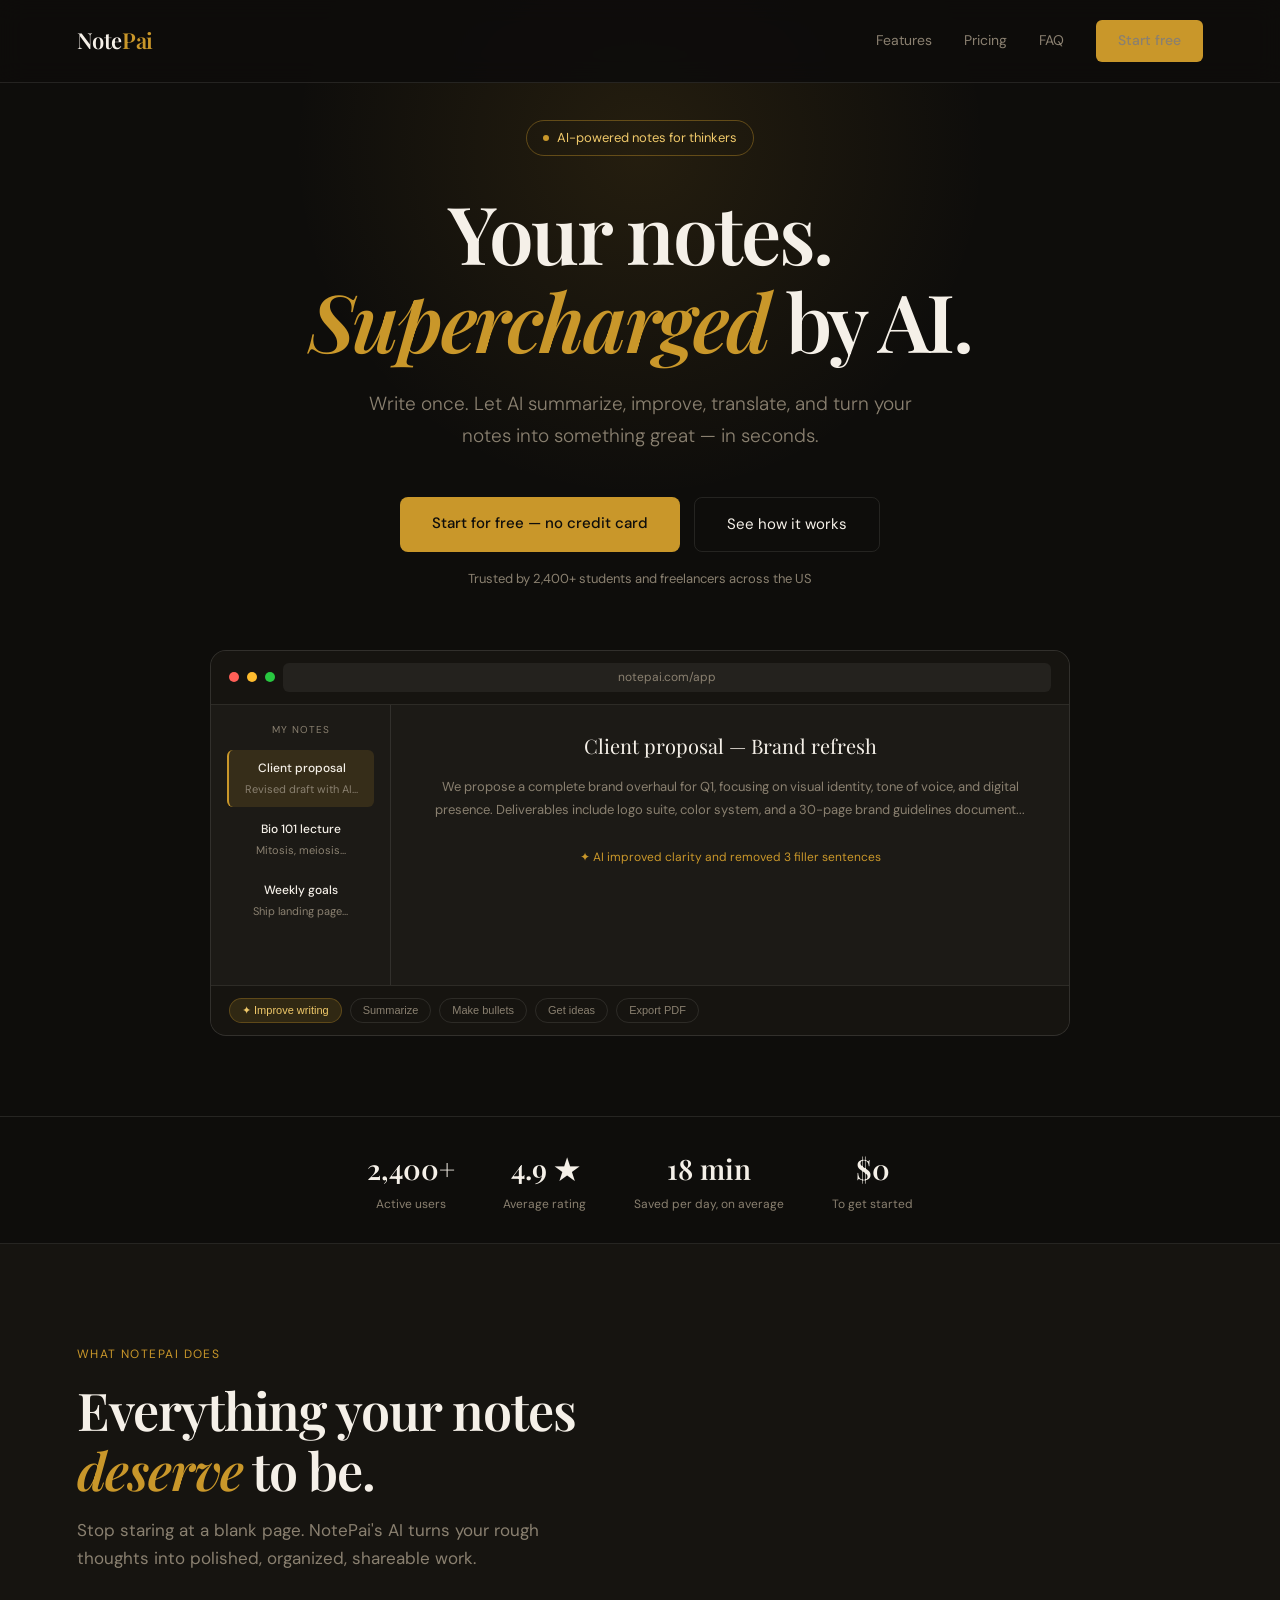
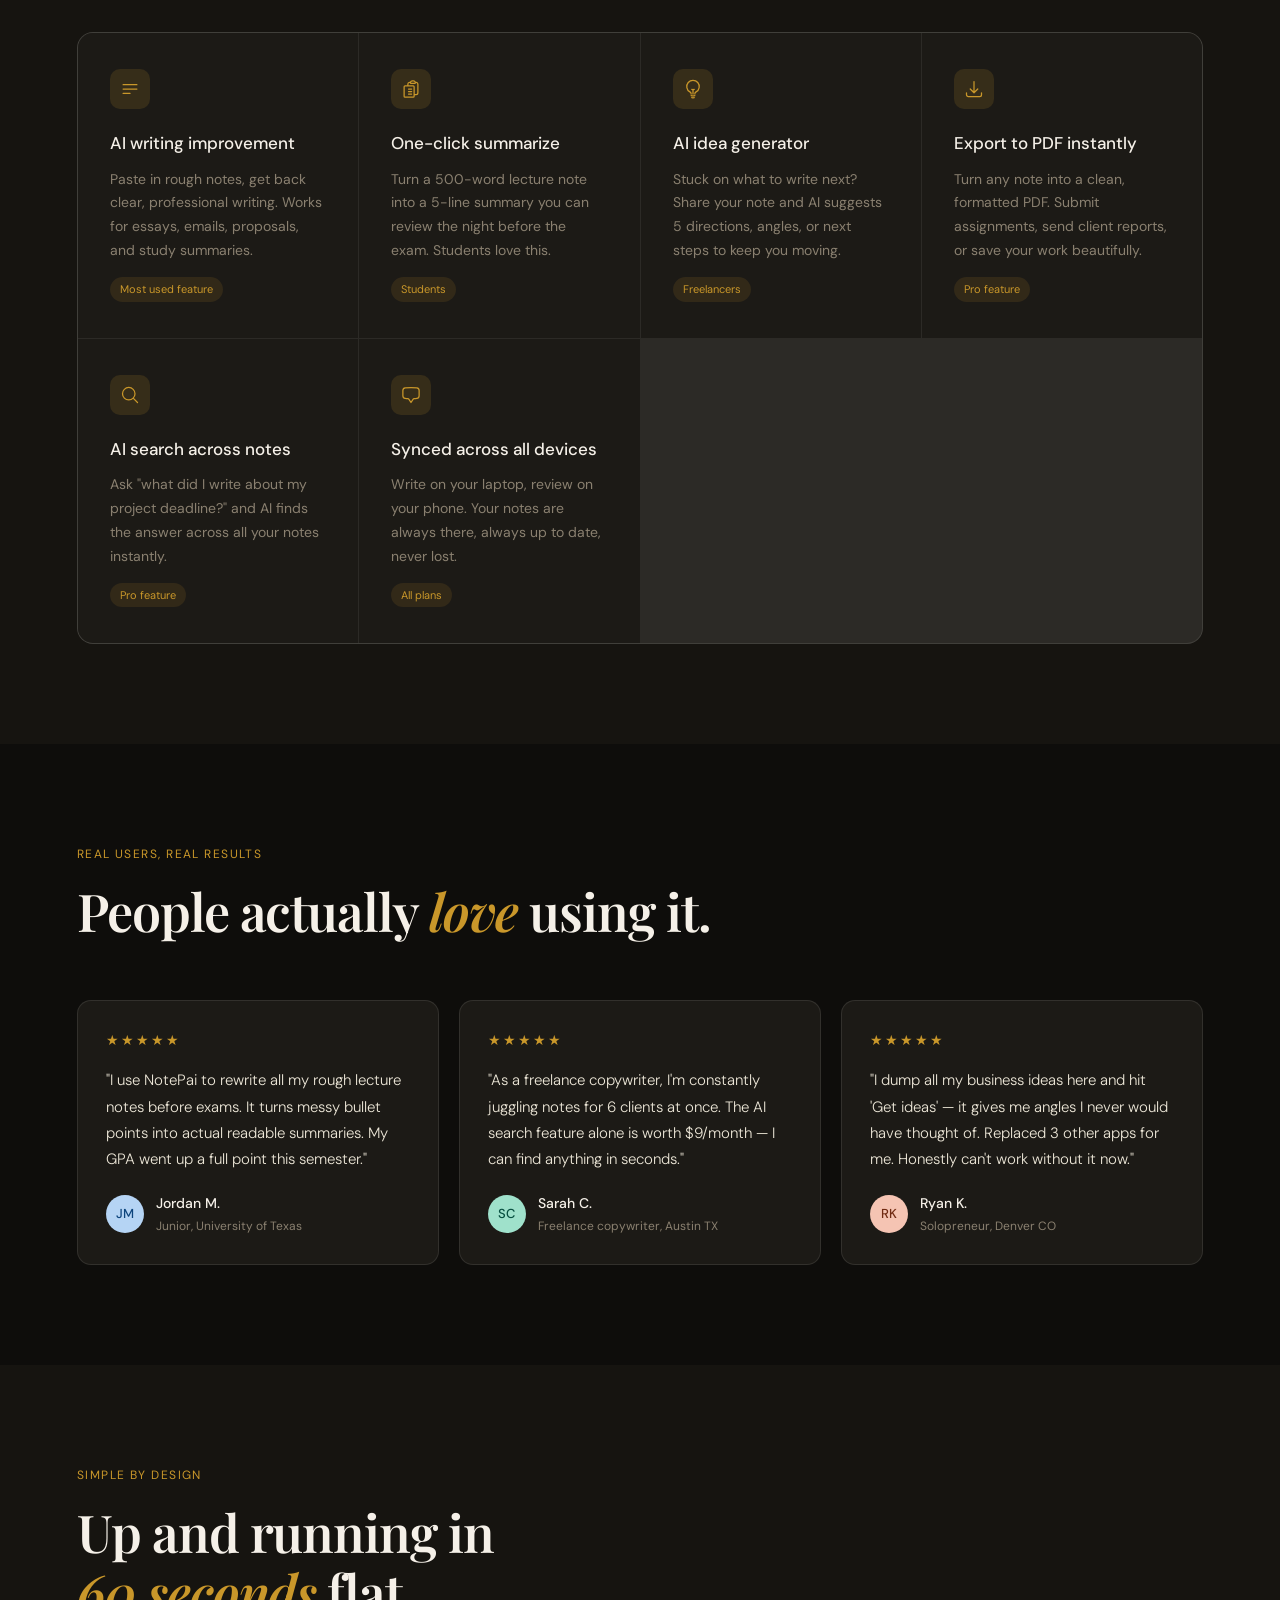
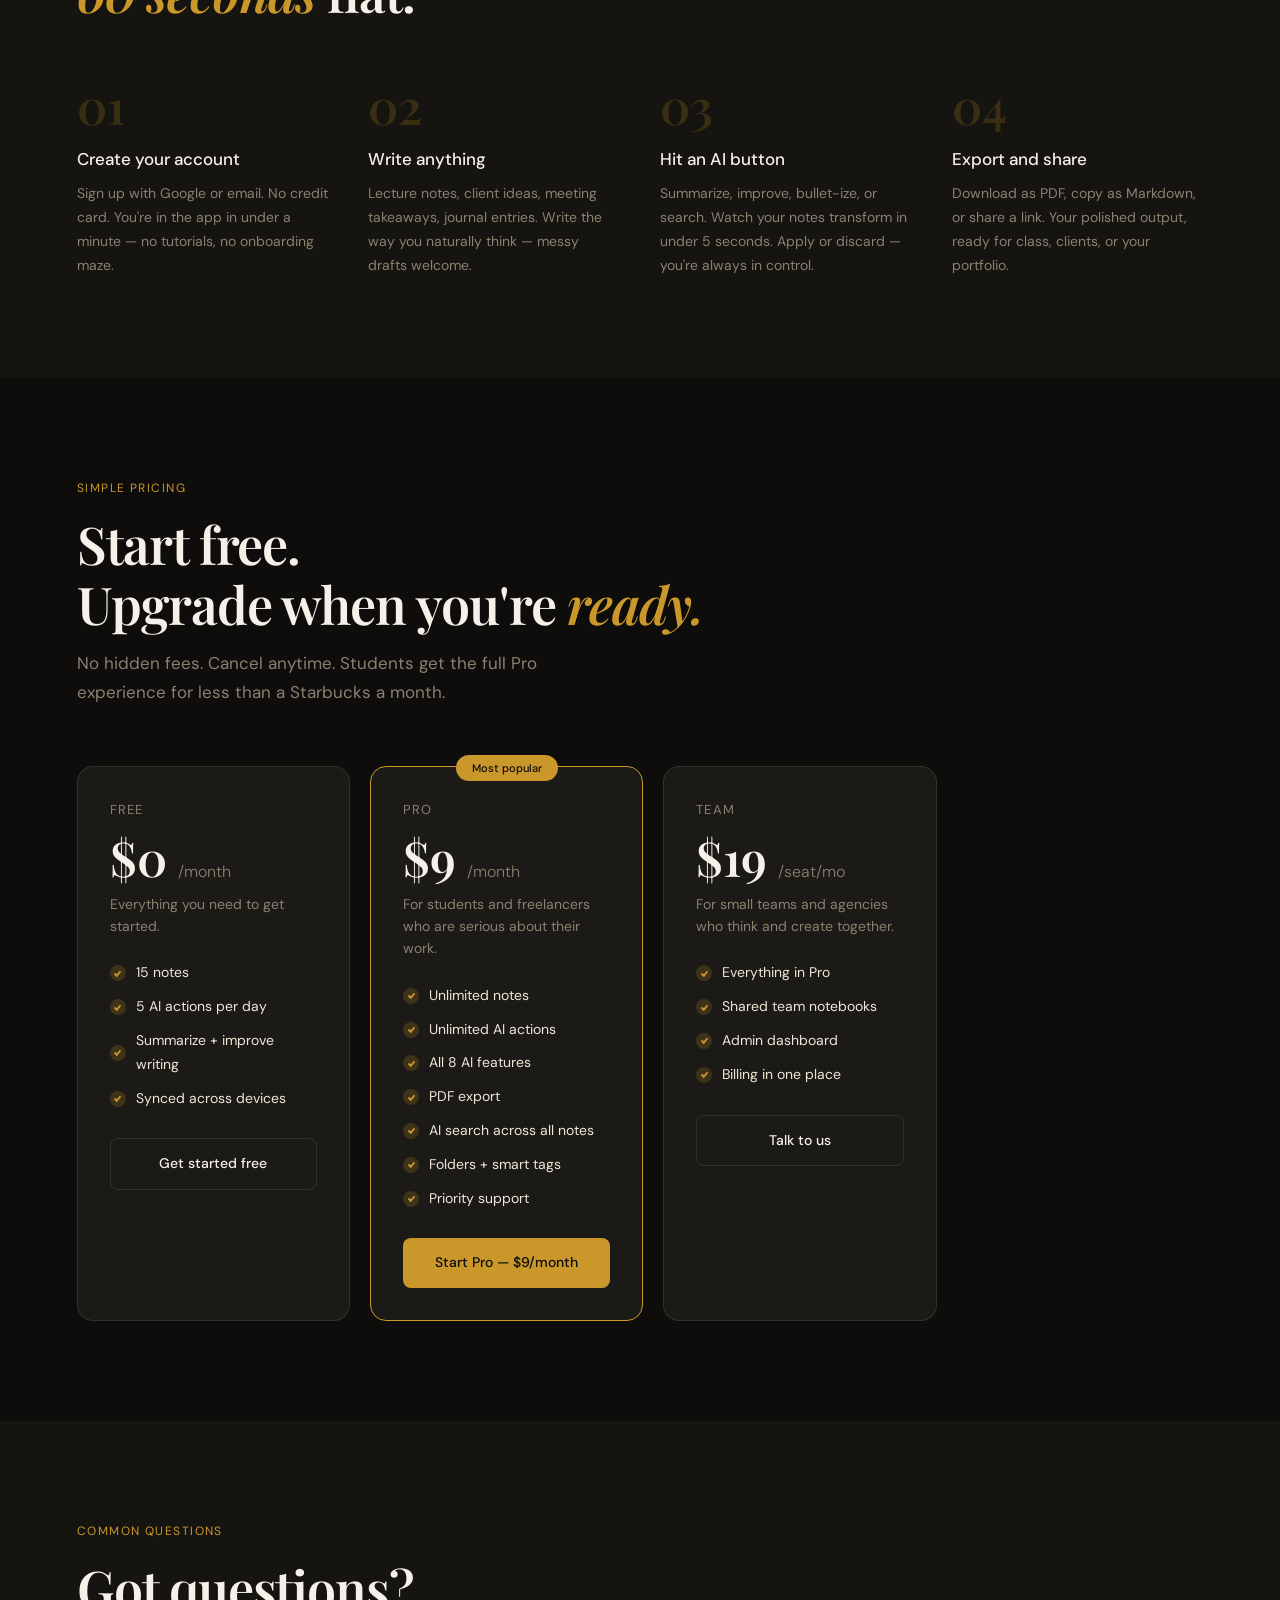
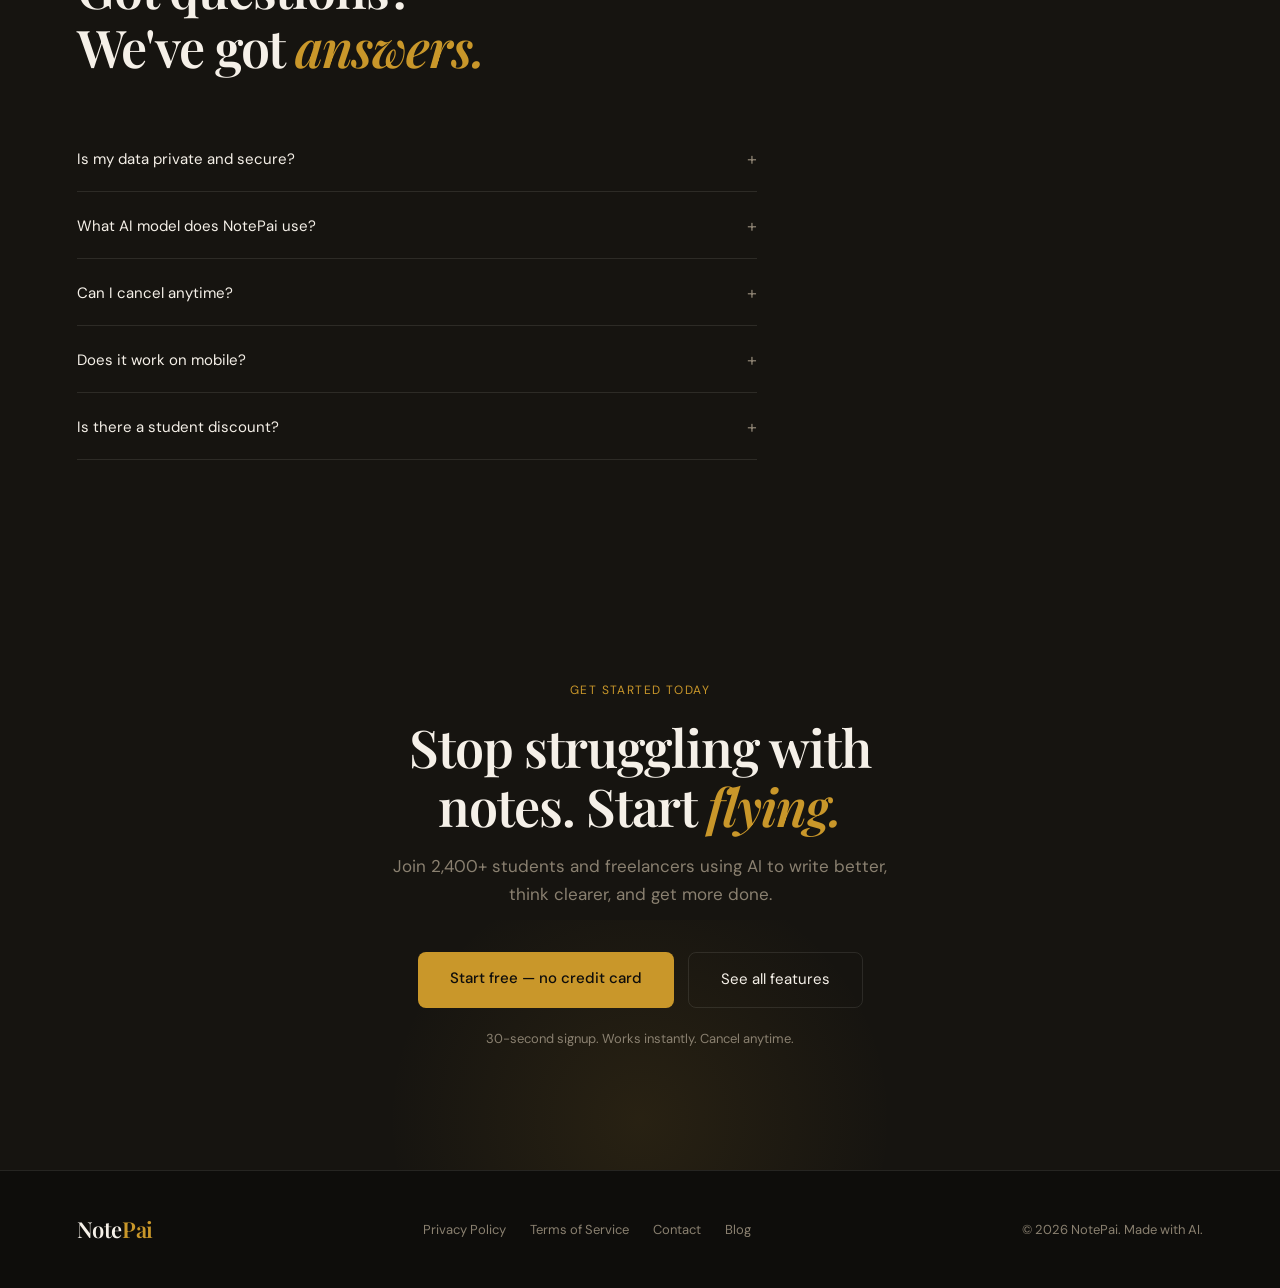
<file: app.html>
<!DOCTYPE html>
<html lang="en">
<head>
  <meta charset="UTF-8"/>
  <meta name="viewport" content="width=device-width, initial-scale=1.0"/>
  <title>NotePai — My Notes</title>
  <link href="https://fonts.googleapis.com/css2?family=Playfair+Display:ital,wght@0,600;1,400&family=DM+Sans:wght@300;400;500&display=swap" rel="stylesheet"/>
  <style>
    *{box-sizing:border-box;margin:0;padding:0}
    :root{
      --ink:#0e0d0b;--cream:#f5f0e8;--cream2:#ede7d8;
      --muted:#8a8070;--gold:#c9972a;--gold-light:#f0c96a;
      --surface:#161410;--card:#1c1a16;--border:rgba(245,240,232,0.1);
    }
    html,body{height:100%;overflow:hidden}
    body{font-family:'DM Sans',sans-serif;background:var(--ink);color:var(--cream);display:flex;flex-direction:column}

    /* ── TOP NAV ── */
    .topbar{
      display:flex;align-items:center;justify-content:space-between;
      padding:0 20px;height:52px;border-bottom:1px solid var(--border);
      background:rgba(14,13,11,0.95);flex-shrink:0;
    }
    .logo{font-family:'Playfair Display',serif;font-size:20px;color:var(--cream);text-decoration:none}
    .logo span{color:var(--gold)}
    .topbar-right{display:flex;align-items:center;gap:14px}
    .user-name{font-size:13px;color:var(--muted)}
    .usage-bar-wrap{display:flex;align-items:center;gap:8px}
    .usage-text{font-size:12px;color:var(--muted);white-space:nowrap}
    .usage-track{width:80px;height:4px;background:rgba(245,240,232,0.12);border-radius:2px;overflow:hidden}
    .usage-fill{height:100%;background:var(--gold);border-radius:2px;transition:width .3s}
    .btn-logout{font-size:12px;color:var(--muted);background:none;border:1px solid var(--border);border-radius:6px;padding:5px 12px;cursor:pointer;font-family:'DM Sans',sans-serif}
    .btn-logout:hover{color:var(--cream);border-color:rgba(245,240,232,0.25)}

    /* ── MAIN LAYOUT ── */
    .app-body{display:flex;flex:1;overflow:hidden}

    /* ── SIDEBAR ── */
    .sidebar{
      width:240px;background:var(--surface);border-right:1px solid var(--border);
      display:flex;flex-direction:column;flex-shrink:0;
    }
    .sidebar-head{padding:14px 14px 10px;border-bottom:1px solid var(--border);display:flex;align-items:center;justify-content:space-between}
    .sidebar-title{font-size:11px;font-weight:500;color:var(--muted);text-transform:uppercase;letter-spacing:.08em}
    .btn-new{
      display:flex;align-items:center;gap:5px;
      background:var(--gold);color:var(--ink);border:none;
      border-radius:6px;padding:5px 10px;font-size:12px;font-weight:500;
      font-family:'DM Sans',sans-serif;cursor:pointer;transition:background .2s;
    }
    .btn-new:hover{background:var(--gold-light)}
    .notes-list{flex:1;overflow-y:auto;padding:6px}
    .notes-list::-webkit-scrollbar{width:3px}
    .notes-list::-webkit-scrollbar-thumb{background:rgba(245,240,232,0.15);border-radius:2px}
    .note-item{
      padding:10px 12px;border-radius:8px;cursor:pointer;
      margin-bottom:2px;border:1px solid transparent;transition:all .15s;
    }
    .note-item:hover{background:rgba(245,240,232,0.05)}
    .note-item.active{background:rgba(201,151,42,0.12);border-color:rgba(201,151,42,0.25)}
    .note-item-title{font-size:13px;font-weight:500;color:var(--cream);white-space:nowrap;overflow:hidden;text-overflow:ellipsis}
    .note-item-prev{font-size:11px;color:var(--muted);margin-top:3px;white-space:nowrap;overflow:hidden;text-overflow:ellipsis}
    .note-item-date{font-size:10px;color:rgba(138,128,112,0.6);margin-top:3px}
    .empty-notes{padding:24px 14px;text-align:center;color:var(--muted);font-size:13px;line-height:1.7}

    /* ── EDITOR ── */
    .editor-wrap{flex:1;display:flex;flex-direction:column;overflow:hidden}
    .editor-toolbar{
      display:flex;align-items:center;gap:6px;
      padding:10px 16px;border-bottom:1px solid var(--border);
      background:var(--surface);flex-wrap:wrap;
    }
    .ai-btn{
      font-size:12px;padding:5px 12px;border-radius:20px;
      border:1px solid var(--border);color:var(--muted);
      background:transparent;cursor:pointer;font-family:'DM Sans',sans-serif;
      transition:all .2s;white-space:nowrap;
    }
    .ai-btn:hover{background:rgba(201,151,42,0.12);color:var(--gold-light);border-color:rgba(201,151,42,0.3)}
    .ai-btn.primary{background:rgba(201,151,42,0.15);color:var(--gold-light);border-color:rgba(201,151,42,0.35)}
    .ai-btn:disabled{opacity:.4;cursor:not-allowed}
    .toolbar-right{margin-left:auto;display:flex;align-items:center;gap:8px}
    .btn-delete{font-size:12px;padding:5px 10px;border-radius:6px;border:1px solid var(--border);color:var(--muted);background:transparent;cursor:pointer;font-family:'DM Sans',sans-serif;transition:all .2s}
    .btn-delete:hover{color:#f09595;border-color:rgba(226,75,74,0.4)}
    .word-count{font-size:11px;color:rgba(138,128,112,0.6)}

    .editor-area{flex:1;display:flex;flex-direction:column;overflow:hidden}
    #note-title{
      border:none;outline:none;padding:20px 24px 8px;
      font-family:'Playfair Display',serif;font-size:22px;font-weight:600;
      color:var(--cream);background:transparent;width:100%;
    }
    #note-title::placeholder{color:rgba(138,128,112,0.5)}
    #note-body{
      flex:1;border:none;outline:none;padding:8px 24px 20px;
      font-family:'DM Sans',sans-serif;font-size:14px;line-height:1.8;
      color:var(--cream2);background:transparent;resize:none;width:100%;
    }
    #note-body::placeholder{color:rgba(138,128,112,0.4)}

    /* ── AI RESULT PANEL ── */
    .ai-panel{
      border-top:1px solid var(--border);background:var(--surface);
      padding:14px 20px;max-height:200px;overflow-y:auto;display:none;
    }
    .ai-panel.show{display:block}
    .ai-panel-header{display:flex;align-items:center;justify-content:space-between;margin-bottom:10px}
    .ai-panel-label{font-size:11px;font-weight:500;color:var(--gold);text-transform:uppercase;letter-spacing:.06em}
    .ai-panel-actions{display:flex;gap:6px}
    .btn-apply{font-size:11px;padding:4px 10px;border-radius:6px;background:var(--gold);color:var(--ink);border:none;cursor:pointer;font-family:'DM Sans',sans-serif;font-weight:500}
    .btn-apply:hover{background:var(--gold-light)}
    .btn-dismiss{font-size:11px;padding:4px 10px;border-radius:6px;background:transparent;color:var(--muted);border:1px solid var(--border);cursor:pointer;font-family:'DM Sans',sans-serif}
    .btn-dismiss:hover{color:var(--cream)}
    .ai-result-text{font-size:13px;color:var(--cream2);line-height:1.75;white-space:pre-wrap}
    .ai-loading{font-size:13px;color:var(--muted);display:flex;align-items:center;gap:8px}
    .spinner{width:14px;height:14px;border:2px solid rgba(201,151,42,0.2);border-top-color:var(--gold);border-radius:50%;animation:spin .6s linear infinite}
    @keyframes spin{to{transform:rotate(360deg)}}

    /* ── NO NOTE SELECTED ── */
    .no-note{
      flex:1;display:flex;flex-direction:column;
      align-items:center;justify-content:center;
      color:var(--muted);text-align:center;padding:40px;
    }
    .no-note-icon{font-size:48px;margin-bottom:16px;opacity:.4}
    .no-note-title{font-family:'Playfair Display',serif;font-size:22px;color:rgba(245,240,232,0.4);margin-bottom:8px}
    .no-note-sub{font-size:13px;line-height:1.7;color:var(--muted)}

    /* ── TOAST ── */
    #toast{
      position:fixed;bottom:24px;left:50%;transform:translateX(-50%) translateY(60px);
      background:#1c1a16;border:1px solid var(--border);border-radius:8px;
      padding:10px 18px;font-size:13px;color:var(--cream);
      transition:transform .3s ease;z-index:999;white-space:nowrap;
    }
    #toast.show{transform:translateX(-50%) translateY(0)}

    /* ── UPGRADE BANNER ── */
    .upgrade-banner{
      background:rgba(201,151,42,0.1);border-top:1px solid rgba(201,151,42,0.2);
      padding:10px 20px;display:flex;align-items:center;justify-content:space-between;
      font-size:13px;color:var(--gold-light);flex-shrink:0;
    }
    .btn-upgrade{background:var(--gold);color:var(--ink);border:none;border-radius:6px;padding:6px 14px;font-size:12px;font-weight:500;cursor:pointer;font-family:'DM Sans',sans-serif}
    .btn-upgrade:hover{background:var(--gold-light)}
  </style>
</head>
<body>

<!-- TOP BAR -->
<div class="topbar">
  <a href="index.html" class="logo">Note<span>Pai</span></a>
  <div class="topbar-right">
    <div class="usage-bar-wrap">
      <span class="usage-text" id="usage-text">Loading...</span>
      <div class="usage-track"><div class="usage-fill" id="usage-fill" style="width:0%"></div></div>
    </div>
    <span class="user-name" id="user-name"></span>
    <button class="btn-logout" onclick="logout()">Log out</button>
  </div>
</div>

<!-- MAIN BODY -->
<div class="app-body">

  <!-- SIDEBAR -->
  <div class="sidebar">
    <div class="sidebar-head">
      <span class="sidebar-title">My Notes</span>
      <button class="btn-new" onclick="createNote()">+ New</button>
    </div>
    <div class="notes-list" id="notes-list">
      <div class="empty-notes">Loading your notes...</div>
    </div>
  </div>

  <!-- EDITOR -->
  <div class="editor-wrap">

    <!-- Toolbar -->
    <div class="editor-toolbar" id="editor-toolbar" style="display:none">
      <button class="ai-btn primary" onclick="runAI('improve')">✦ Improve writing</button>
      <button class="ai-btn" onclick="runAI('summarize')">Summarize</button>
      <button class="ai-btn" onclick="runAI('bullets')">Make bullets</button>
      <button class="ai-btn" onclick="runAI('ideas')">Get ideas</button>
      <button class="ai-btn" onclick="runAI('translate')">Translate to Hindi</button>
      <div class="toolbar-right">
        <span class="word-count" id="word-count">0 words</span>
        <button class="btn-delete" onclick="deleteNote()">Delete</button>
      </div>
    </div>

    <!-- Note editor -->
    <div class="editor-area" id="editor-area" style="display:none">
      <input id="note-title" type="text" placeholder="Note title..." oninput="onEdit()"/>
      <textarea id="note-body" placeholder="Start writing here... or click an AI button above to get started." oninput="onEdit()"></textarea>
    </div>

    <!-- AI result panel -->
    <div class="ai-panel" id="ai-panel">
      <div class="ai-panel-header">
        <span class="ai-panel-label" id="ai-panel-label">AI result</span>
        <div class="ai-panel-actions">
          <button class="btn-apply" id="btn-apply" onclick="applyAI()" style="display:none">Apply to note</button>
          <button class="btn-dismiss" onclick="closeAIPanel()">Dismiss</button>
        </div>
      </div>
      <div class="ai-loading" id="ai-loading"><div class="spinner"></div> AI is thinking...</div>
      <div class="ai-result-text" id="ai-result"></div>
    </div>

    <!-- No note selected -->
    <div class="no-note" id="no-note">
      <div class="no-note-icon">✦</div>
      <div class="no-note-title">Select a note or create one</div>
      <div class="no-note-sub">Click "+ New" to create your first note.<br>Your notes are saved automatically.</div>
    </div>

    <!-- Upgrade banner (shown when limit hit) -->
    <div class="upgrade-banner" id="upgrade-banner" style="display:none">
      <span>You have used all 5 free AI actions today.</span>
      <button class="btn-upgrade" onclick="window.location.href='index.html#pricing'">Upgrade to Pro — $9/month</button>
    </div>

  </div>
</div>

<!-- Toast notification -->
<div id="toast"></div>

<script>
const API = 'http://localhost:3001/api';
const token = localStorage.getItem('notepaiai_token');
let currentNoteId = null;
let saveTimer = null;
let lastAIResult = '';
let lastAIAction = '';

// ── Redirect if not logged in ─────────────────
if (!token) window.location.href = 'index.html';

const headers = () => ({
  'Content-Type': 'application/json',
  'Authorization': 'Bearer ' + token
});

// ── Toast helper ──────────────────────────────
function showToast(msg) {
  const t = document.getElementById('toast');
  t.textContent = msg;
  t.classList.add('show');
  setTimeout(() => t.classList.remove('show'), 2500);
}

// ── Logout ────────────────────────────────────
function logout() {
  localStorage.removeItem('notepaiai_token');
  window.location.href = 'index.html';
}

// ── Load user info ────────────────────────────
async function loadUser() {
  try {
    const res = await fetch(API + '/auth/me', { headers: headers() });
    if (!res.ok) { logout(); return; }
    const { user } = await res.json();
    document.getElementById('user-name').textContent = 'Hi, ' + user.name.split(' ')[0] + ' 👋';
  } catch {}
}

// ── Load usage stats ──────────────────────────
async function loadUsage() {
  try {
    const res = await fetch(API + '/usage', { headers: headers() });
    const data = await res.json();
    const used = data.actionsUsed || 0;
    const limit = data.limit >= 999999 ? '∞' : data.limit;
    const pct = data.limit >= 999999 ? 5 : Math.round((used / data.limit) * 100);

    document.getElementById('usage-text').textContent = `AI: ${used}/${limit} today`;
    document.getElementById('usage-fill').style.width = pct + '%';

    if (data.actionsLeft === 0 && data.plan === 'free') {
      document.getElementById('upgrade-banner').style.display = 'flex';
    }
  } catch {
    document.getElementById('usage-text').textContent = 'AI: 5/5 today';
  }
}

// ── Load all notes ────────────────────────────
async function loadNotes() {
  try {
    const res = await fetch(API + '/notes', { headers: headers() });
    const data = await res.json();
    renderNotesList(data.notes || []);
  } catch {
    document.getElementById('notes-list').innerHTML =
      '<div class="empty-notes">Could not load notes.<br>Is the server running?</div>';
  }
}

// ── Render sidebar list ───────────────────────
function renderNotesList(notes) {
  const list = document.getElementById('notes-list');
  if (!notes.length) {
    list.innerHTML = '<div class="empty-notes">No notes yet.<br>Click "+ New" to create one!</div>';
    return;
  }
  list.innerHTML = notes.map(n => `
    <div class="note-item ${n.id === currentNoteId ? 'active' : ''}"
         onclick="openNote('${n.id}','${esc(n.title)}',${JSON.stringify(n.body)})">
      <div class="note-item-title">${n.title || 'Untitled note'}</div>
      <div class="note-item-prev">${(n.body || '').slice(0, 50) || 'No content yet'}</div>
      <div class="note-item-date">${new Date(n.updated_at).toLocaleDateString('en-US',{month:'short',day:'numeric'})}</div>
    </div>`).join('');
}
function esc(s) { return (s||'').replace(/'/g,"\\'"); }

// ── Open a note in editor ─────────────────────
function openNote(id, title, body) {
  currentNoteId = id;
  document.getElementById('note-title').value = title || '';
  document.getElementById('note-body').value = body || '';
  document.getElementById('editor-area').style.display = 'flex';
  document.getElementById('editor-toolbar').style.display = 'flex';
  document.getElementById('no-note').style.display = 'none';
  closeAIPanel();
  updateWordCount();
  // highlight active in sidebar
  document.querySelectorAll('.note-item').forEach(el => el.classList.remove('active'));
  event && event.currentTarget && event.currentTarget.classList.add('active');
}

// ── Create new note ───────────────────────────
async function createNote() {
  try {
    const res = await fetch(API + '/notes', {
      method: 'POST', headers: headers(),
      body: JSON.stringify({ title: '', body: '' })
    });
    const data = await res.json();
    if (!res.ok) {
      if (data.upgrade) {
        showToast('Free plan: 15 notes max. Upgrade for unlimited!');
        document.getElementById('upgrade-banner').style.display = 'flex';
      }
      return;
    }
    await loadNotes();
    openNote(data.note.id, '', '');
    currentNoteId = data.note.id;
    document.getElementById('note-title').focus();
    showToast('New note created');
  } catch { showToast('Server offline — check terminal'); }
}

// ── Auto-save on typing ───────────────────────
function onEdit() {
  updateWordCount();
  clearTimeout(saveTimer);
  saveTimer = setTimeout(saveNote, 1500);
}

async function saveNote() {
  if (!currentNoteId) return;
  const title = document.getElementById('note-title').value;
  const body  = document.getElementById('note-body').value;
  try {
    await fetch(API + '/notes/' + currentNoteId, {
      method: 'PUT', headers: headers(),
      body: JSON.stringify({ title, body, folder: 'general', tags: [] })
    });
    // refresh sidebar silently
    const res = await fetch(API + '/notes', { headers: headers() });
    const data = await res.json();
    renderNotesList(data.notes || []);
  } catch {}
}

// ── Word count ────────────────────────────────
function updateWordCount() {
  const body = document.getElementById('note-body').value;
  const words = body.trim() ? body.trim().split(/\s+/).length : 0;
  document.getElementById('word-count').textContent = words + ' word' + (words !== 1 ? 's' : '');
}

// ── Delete note ───────────────────────────────
async function deleteNote() {
  if (!currentNoteId) return;
  if (!confirm('Delete this note? This cannot be undone.')) return;
  try {
    await fetch(API + '/notes/' + currentNoteId, { method: 'DELETE', headers: headers() });
    currentNoteId = null;
    document.getElementById('editor-area').style.display = 'none';
    document.getElementById('editor-toolbar').style.display = 'none';
    document.getElementById('no-note').style.display = 'flex';
    closeAIPanel();
    await loadNotes();
    showToast('Note deleted');
  } catch { showToast('Could not delete note'); }
}

// ── Run AI action ─────────────────────────────
async function runAI(action) {
  const body = document.getElementById('note-body').value;
  if (!body.trim()) { showToast('Write something first!'); return; }

  const labels = {
    improve: '✦ Improved writing',
    summarize: 'Summary',
    bullets: 'Bullet points',
    ideas: 'Ideas & suggestions',
    translate: 'Hindi translation'
  };
  const canApply = ['improve','bullets','translate'].includes(action);

  lastAIAction = action;
  const panel = document.getElementById('ai-panel');
  panel.classList.add('show');
  document.getElementById('ai-loading').style.display = 'flex';
  document.getElementById('ai-result').textContent = '';
  document.getElementById('ai-panel-label').textContent = labels[action];
  document.getElementById('btn-apply').style.display = 'none';

  // disable all AI buttons while loading
  document.querySelectorAll('.ai-btn').forEach(b => b.disabled = true);

  try {
    const res = await fetch(API + '/ai', {
      method: 'POST', headers: headers(),
      body: JSON.stringify({ action, text: body })
    });
    const data = await res.json();

    document.getElementById('ai-loading').style.display = 'none';

    if (!res.ok) {
      if (data.upgrade) {
        document.getElementById('upgrade-banner').style.display = 'flex';
        panel.classList.remove('show');
        showToast('Daily AI limit reached — upgrade to Pro!');
      } else {
        document.getElementById('ai-result').textContent = data.error || 'Something went wrong.';
      }
      return;
    }

    lastAIResult = data.result;
    document.getElementById('ai-result').textContent = data.result;
    if (canApply) document.getElementById('btn-apply').style.display = 'inline-block';

    // update usage
    loadUsage();
    showToast('AI done ✓');

  } catch {
    document.getElementById('ai-loading').style.display = 'none';
    document.getElementById('ai-result').textContent = 'Cannot reach server. Is the backend running?';
  } finally {
    document.querySelectorAll('.ai-btn').forEach(b => b.disabled = false);
  }
}

// ── Apply AI result to note ───────────────────
function applyAI() {
  if (!lastAIResult) return;
  document.getElementById('note-body').value = lastAIResult;
  closeAIPanel();
  onEdit();
  showToast('Applied to note ✓');
}

// ── Close AI panel ────────────────────────────
function closeAIPanel() {
  document.getElementById('ai-panel').classList.remove('show');
  document.getElementById('ai-result').textContent = '';
  document.getElementById('ai-loading').style.display = 'none';
  lastAIResult = '';
}

// ── Init ──────────────────────────────────────
(async () => {
  await loadUser();
  await loadNotes();
  await loadUsage();
})();
</script>
</body>
</html>
</file>
<file: style.css>
@import url('https://fonts.googleapis.com/css2?family=Playfair+Display:ital,wght@0,400;0,600;1,400&family=DM+Sans:wght@300;400;500&display=swap');

*, *::before, *::after { box-sizing: border-box; margin: 0; padding: 0; }

:root {
  --ink: #0e0d0b;
  --cream: #f5f0e8;
  --cream2: #ede7d8;
  --muted: #8a8070;
  --gold: #c9972a;
  --gold-light: #f0c96a;
  --surface: #161410;
  --card: #1c1a16;
  --border: rgba(245,240,232,0.1);
}

html { scroll-behavior: smooth; }

body {
  font-family: 'DM Sans', sans-serif;
  background: var(--ink);
  color: var(--cream);
  font-size: 16px;
  line-height: 1.7;
  overflow-x: hidden;
}

/* ── NAV ── */
nav {
  position: fixed; top: 0; left: 0; right: 0; z-index: 100;
  display: flex; align-items: center; justify-content: space-between;
  padding: 20px 6%;
  border-bottom: 1px solid var(--border);
  background: rgba(14,13,11,0.92);
  backdrop-filter: blur(12px);
}
.logo {
  font-family: 'Playfair Display', serif;
  font-size: 22px; font-weight: 600;
  color: var(--cream); text-decoration: none;
  letter-spacing: -0.02em;
}
.logo span { color: var(--gold); }
.nav-links { display: flex; align-items: center; gap: 32px; }
.nav-links a { color: var(--muted); text-decoration: none; font-size: 14px; transition: color 0.2s; }
.nav-links a:hover { color: var(--cream); }
.nav-cta {
  background: var(--gold); color: var(--ink);
  padding: 9px 22px; border-radius: 6px;
  font-size: 14px; font-weight: 500;
  text-decoration: none; transition: background 0.2s;
}
.nav-cta:hover { background: var(--gold-light); }

/* ── HERO ── */
.hero {
  min-height: 100vh;
  display: flex; flex-direction: column;
  align-items: center; justify-content: center;
  text-align: center;
  padding: 120px 6% 80px;
  position: relative; overflow: hidden;
}
.hero::before {
  content: '';
  position: absolute; top: -200px; left: 50%; transform: translateX(-50%);
  width: 700px; height: 700px;
  background: radial-gradient(circle, rgba(201,151,42,0.12) 0%, transparent 70%);
  pointer-events: none;
}
.hero-tag {
  display: inline-flex; align-items: center; gap: 8px;
  border: 1px solid rgba(201,151,42,0.4);
  border-radius: 100px; padding: 6px 16px;
  font-size: 13px; color: var(--gold-light);
  margin-bottom: 32px;
  animation: fadeUp 0.6s ease both;
}
.hero-tag-dot { width: 6px; height: 6px; border-radius: 50%; background: var(--gold); }

h1 {
  font-family: 'Playfair Display', serif;
  font-size: clamp(42px, 7vw, 80px);
  font-weight: 600; line-height: 1.1;
  letter-spacing: -0.03em;
  max-width: 860px;
  animation: fadeUp 0.7s 0.1s ease both;
}
h1 em { font-style: italic; color: var(--gold); }

.hero-sub {
  font-size: clamp(16px, 2vw, 19px);
  color: var(--muted); font-weight: 300;
  max-width: 560px; margin: 24px auto 44px;
  animation: fadeUp 0.7s 0.2s ease both;
}
.hero-actions {
  display: flex; gap: 14px; justify-content: center; flex-wrap: wrap;
  animation: fadeUp 0.7s 0.3s ease both;
}
.btn-primary {
  background: var(--gold); color: var(--ink);
  padding: 14px 32px; border-radius: 8px;
  font-size: 15px; font-weight: 500;
  text-decoration: none; transition: all 0.2s;
  border: none; cursor: pointer;
}
.btn-primary:hover { background: var(--gold-light); transform: translateY(-1px); }
.btn-ghost {
  background: transparent; color: var(--cream);
  padding: 14px 32px; border-radius: 8px;
  border: 1px solid var(--border);
  font-size: 15px; font-weight: 400;
  text-decoration: none; transition: all 0.2s;
}
.btn-ghost:hover { border-color: rgba(245,240,232,0.3); background: rgba(245,240,232,0.05); }
.hero-note {
  margin-top: 16px; font-size: 13px; color: var(--muted);
  animation: fadeUp 0.7s 0.4s ease both;
}

/* ── APP MOCKUP ── */
.mockup-wrap {
  margin: 60px auto 0; max-width: 860px; width: 90%;
  animation: fadeUp 0.9s 0.5s ease both;
}
.mockup {
  background: var(--card);
  border: 1px solid var(--border);
  border-radius: 16px; overflow: hidden;
}
.mockup-bar {
  background: var(--surface);
  padding: 12px 18px;
  display: flex; align-items: center; gap: 8px;
  border-bottom: 1px solid var(--border);
}
.dot-r { width: 10px; height: 10px; border-radius: 50%; background: #ff5f57; }
.dot-y { width: 10px; height: 10px; border-radius: 50%; background: #febc2e; }
.dot-g { width: 10px; height: 10px; border-radius: 50%; background: #28c840; }
.mockup-url {
  flex: 1; background: rgba(255,255,255,0.06);
  border-radius: 6px; padding: 4px 14px;
  font-size: 12px; color: var(--muted); text-align: center;
}
.mockup-body { display: flex; min-height: 280px; }
.mockup-sidebar {
  width: 180px; border-right: 1px solid var(--border);
  padding: 16px; flex-shrink: 0;
}
.mockup-sidebar-title {
  font-size: 10px; color: var(--muted);
  text-transform: uppercase; letter-spacing: 0.1em; margin-bottom: 12px;
}
.mock-note { padding: 8px 10px; border-radius: 6px; margin-bottom: 4px; }
.mock-note.active { background: rgba(201,151,42,0.15); border-left: 2px solid var(--gold); }
.mock-note-title { font-size: 12px; color: var(--cream); font-weight: 500; }
.mock-note-prev { font-size: 11px; color: var(--muted); margin-top: 2px; }
.mockup-editor { flex: 1; padding: 24px 28px; }
.mock-title {
  font-family: 'Playfair Display', serif;
  font-size: 20px; color: var(--cream); margin-bottom: 12px;
}
.mock-text { font-size: 13px; color: var(--muted); line-height: 1.8; }
.mock-ai-bar {
  display: flex; gap: 8px; flex-wrap: wrap;
  border-top: 1px solid var(--border);
  padding: 12px 18px; background: var(--surface);
}
.mock-btn {
  font-size: 11px; padding: 5px 12px;
  border-radius: 20px; border: 1px solid var(--border);
  color: var(--muted); cursor: pointer; background: transparent;
  transition: all 0.2s;
}
.mock-btn:hover, .mock-btn.lit {
  background: rgba(201,151,42,0.15);
  color: var(--gold-light);
  border-color: rgba(201,151,42,0.3);
}

/* ── PROOF BAR ── */
.proof-bar {
  padding: 28px 6%;
  border-top: 1px solid var(--border);
  border-bottom: 1px solid var(--border);
  display: flex; align-items: center; justify-content: center;
  gap: 48px; flex-wrap: wrap;
}
.proof-item { text-align: center; }
.proof-num {
  font-family: 'Playfair Display', serif;
  font-size: 28px; font-weight: 600; color: var(--cream);
}
.proof-label { font-size: 12px; color: var(--muted); margin-top: 2px; }

/* ── SECTIONS ── */
section { padding: 100px 6%; }
.section-label {
  font-size: 12px; text-transform: uppercase; letter-spacing: 0.12em;
  color: var(--gold); margin-bottom: 16px;
}
h2 {
  font-family: 'Playfair Display', serif;
  font-size: clamp(32px, 4.5vw, 52px);
  font-weight: 600; line-height: 1.15;
  letter-spacing: -0.02em; max-width: 640px;
}
h2 em { font-style: italic; color: var(--gold); }
.section-sub {
  font-size: 17px; color: var(--muted);
  max-width: 520px; margin-top: 16px; line-height: 1.65;
}

/* ── FEATURES ── */
.features { background: var(--surface); }
.features-grid {
  display: grid; grid-template-columns: repeat(auto-fit, minmax(280px, 1fr));
  gap: 1px; background: var(--border);
  border: 1px solid var(--border); border-radius: 16px;
  overflow: hidden; margin-top: 60px;
}
.feat-card { background: var(--card); padding: 36px 32px; transition: background 0.2s; }
.feat-card:hover { background: #201e18; }
.feat-icon {
  width: 40px; height: 40px; border-radius: 10px;
  background: rgba(201,151,42,0.15);
  display: flex; align-items: center; justify-content: center;
  margin-bottom: 20px;
}
.feat-icon svg { width: 20px; height: 20px; stroke: var(--gold); }
.feat-title { font-size: 17px; font-weight: 500; color: var(--cream); margin-bottom: 10px; }
.feat-desc { font-size: 14px; color: var(--muted); line-height: 1.7; }
.feat-tag {
  display: inline-block; margin-top: 14px; font-size: 11px;
  padding: 3px 10px; border-radius: 20px;
  background: rgba(201,151,42,0.12); color: var(--gold);
}

/* ── TESTIMONIALS ── */
.testi-grid {
  display: grid; grid-template-columns: repeat(auto-fit, minmax(300px, 1fr));
  gap: 20px; margin-top: 60px;
}
.testi-card {
  background: var(--card); border: 1px solid var(--border);
  border-radius: 14px; padding: 28px;
}
.stars { color: var(--gold); font-size: 14px; letter-spacing: 2px; margin-bottom: 14px; }
.testi-text { font-size: 15px; color: var(--cream2); line-height: 1.75; font-weight: 300; }
.testi-author { display: flex; align-items: center; gap: 12px; margin-top: 20px; }
.testi-avatar {
  width: 38px; height: 38px; border-radius: 50%;
  display: flex; align-items: center; justify-content: center;
  font-size: 13px; font-weight: 500; color: var(--ink); flex-shrink: 0;
}
.testi-name { font-size: 14px; font-weight: 500; color: var(--cream); }
.testi-role { font-size: 12px; color: var(--muted); }

/* ── HOW IT WORKS ── */
.how { background: var(--surface); }
.steps-grid {
  display: grid; grid-template-columns: repeat(auto-fit, minmax(220px, 1fr));
  gap: 40px; margin-top: 60px;
}
.step-num {
  font-family: 'Playfair Display', serif;
  font-size: 48px; font-weight: 600;
  color: rgba(201,151,42,0.2); line-height: 1; margin-bottom: 16px;
}
.step-title { font-size: 17px; font-weight: 500; color: var(--cream); margin-bottom: 8px; }
.step-desc { font-size: 14px; color: var(--muted); line-height: 1.7; }

/* ── PRICING ── */
.pricing-grid {
  display: grid; grid-template-columns: repeat(auto-fit, minmax(260px, 1fr));
  gap: 20px; margin-top: 60px; max-width: 860px;
}
.price-card {
  background: var(--card); border: 1px solid var(--border);
  border-radius: 16px; padding: 32px; transition: border-color 0.2s;
  position: relative;
}
.price-card.featured { border-color: var(--gold); }
.featured-badge {
  position: absolute; top: -12px; left: 50%; transform: translateX(-50%);
  background: var(--gold); color: var(--ink);
  font-size: 11px; font-weight: 500;
  padding: 4px 16px; border-radius: 20px; white-space: nowrap;
}
.price-name {
  font-size: 13px; color: var(--muted);
  text-transform: uppercase; letter-spacing: 0.08em; margin-bottom: 12px;
}
.price-val {
  font-family: 'Playfair Display', serif;
  font-size: 48px; font-weight: 600; color: var(--cream); line-height: 1;
}
.price-val span { font-family: 'DM Sans', sans-serif; font-size: 16px; font-weight: 300; color: var(--muted); }
.price-desc { font-size: 14px; color: var(--muted); margin: 12px 0 24px; line-height: 1.6; }
.price-feats { display: flex; flex-direction: column; gap: 10px; margin-bottom: 28px; }
.price-feat { display: flex; align-items: center; gap: 10px; font-size: 14px; color: var(--cream2); }
.check {
  width: 16px; height: 16px; border-radius: 50%;
  background: rgba(201,151,42,0.2);
  display: flex; align-items: center; justify-content: center; flex-shrink: 0;
}
.check svg { width: 9px; height: 9px; stroke: var(--gold); }
.price-btn {
  display: block; text-align: center;
  padding: 13px; border-radius: 8px;
  font-size: 14px; font-weight: 500;
  text-decoration: none; transition: all 0.2s; cursor: pointer;
}
.price-btn.outline { border: 1px solid var(--border); color: var(--cream); background: transparent; }
.price-btn.outline:hover { border-color: rgba(245,240,232,0.3); background: rgba(245,240,232,0.05); }
.price-btn.solid { background: var(--gold); color: var(--ink); border: none; }
.price-btn.solid:hover { background: var(--gold-light); }

/* ── FAQ ── */
.faq-list { margin-top: 50px; max-width: 680px; display: flex; flex-direction: column; gap: 2px; }
.faq-item { border-bottom: 1px solid var(--border); }
.faq-q {
  width: 100%; background: none; border: none; color: var(--cream);
  font-family: 'DM Sans', sans-serif; font-size: 15px; font-weight: 400;
  padding: 20px 0; display: flex; justify-content: space-between; align-items: center;
  cursor: pointer; text-align: left; gap: 16px;
}
.faq-q:hover { color: var(--gold-light); }
.faq-arrow { color: var(--muted); font-size: 18px; transition: transform 0.2s; flex-shrink: 0; }
.faq-item.open .faq-arrow { transform: rotate(45deg); }
.faq-a {
  font-size: 14px; color: var(--muted); line-height: 1.8;
  max-height: 0; overflow: hidden;
  transition: max-height 0.3s ease, padding 0.3s;
}
.faq-item.open .faq-a { max-height: 200px; padding-bottom: 20px; }

/* ── FINAL CTA ── */
.cta-section {
  background: var(--surface);
  text-align: center; padding: 120px 6%;
  position: relative; overflow: hidden;
}
.cta-section::before {
  content: '';
  position: absolute; bottom: -150px; left: 50%; transform: translateX(-50%);
  width: 600px; height: 400px;
  background: radial-gradient(circle, rgba(201,151,42,0.1) 0%, transparent 70%);
  pointer-events: none;
}
.cta-section h2 { max-width: 100%; }
.cta-section .section-sub { margin: 16px auto 44px; }

/* ── FOOTER ── */
footer {
  padding: 40px 6%; border-top: 1px solid var(--border);
  display: flex; align-items: center; justify-content: space-between;
  flex-wrap: wrap; gap: 16px;
}
.footer-links { display: flex; gap: 24px; }
.footer-links a { font-size: 13px; color: var(--muted); text-decoration: none; }
.footer-links a:hover { color: var(--cream); }
.footer-copy { font-size: 13px; color: var(--muted); }

/* ── ANIMATIONS ── */
@keyframes fadeUp {
  from { opacity: 0; transform: translateY(20px); }
  to   { opacity: 1; transform: translateY(0); }
}
.reveal { opacity: 0; transform: translateY(24px); transition: opacity 0.6s ease, transform 0.6s ease; }
.reveal.visible { opacity: 1; transform: none; }
</file>
